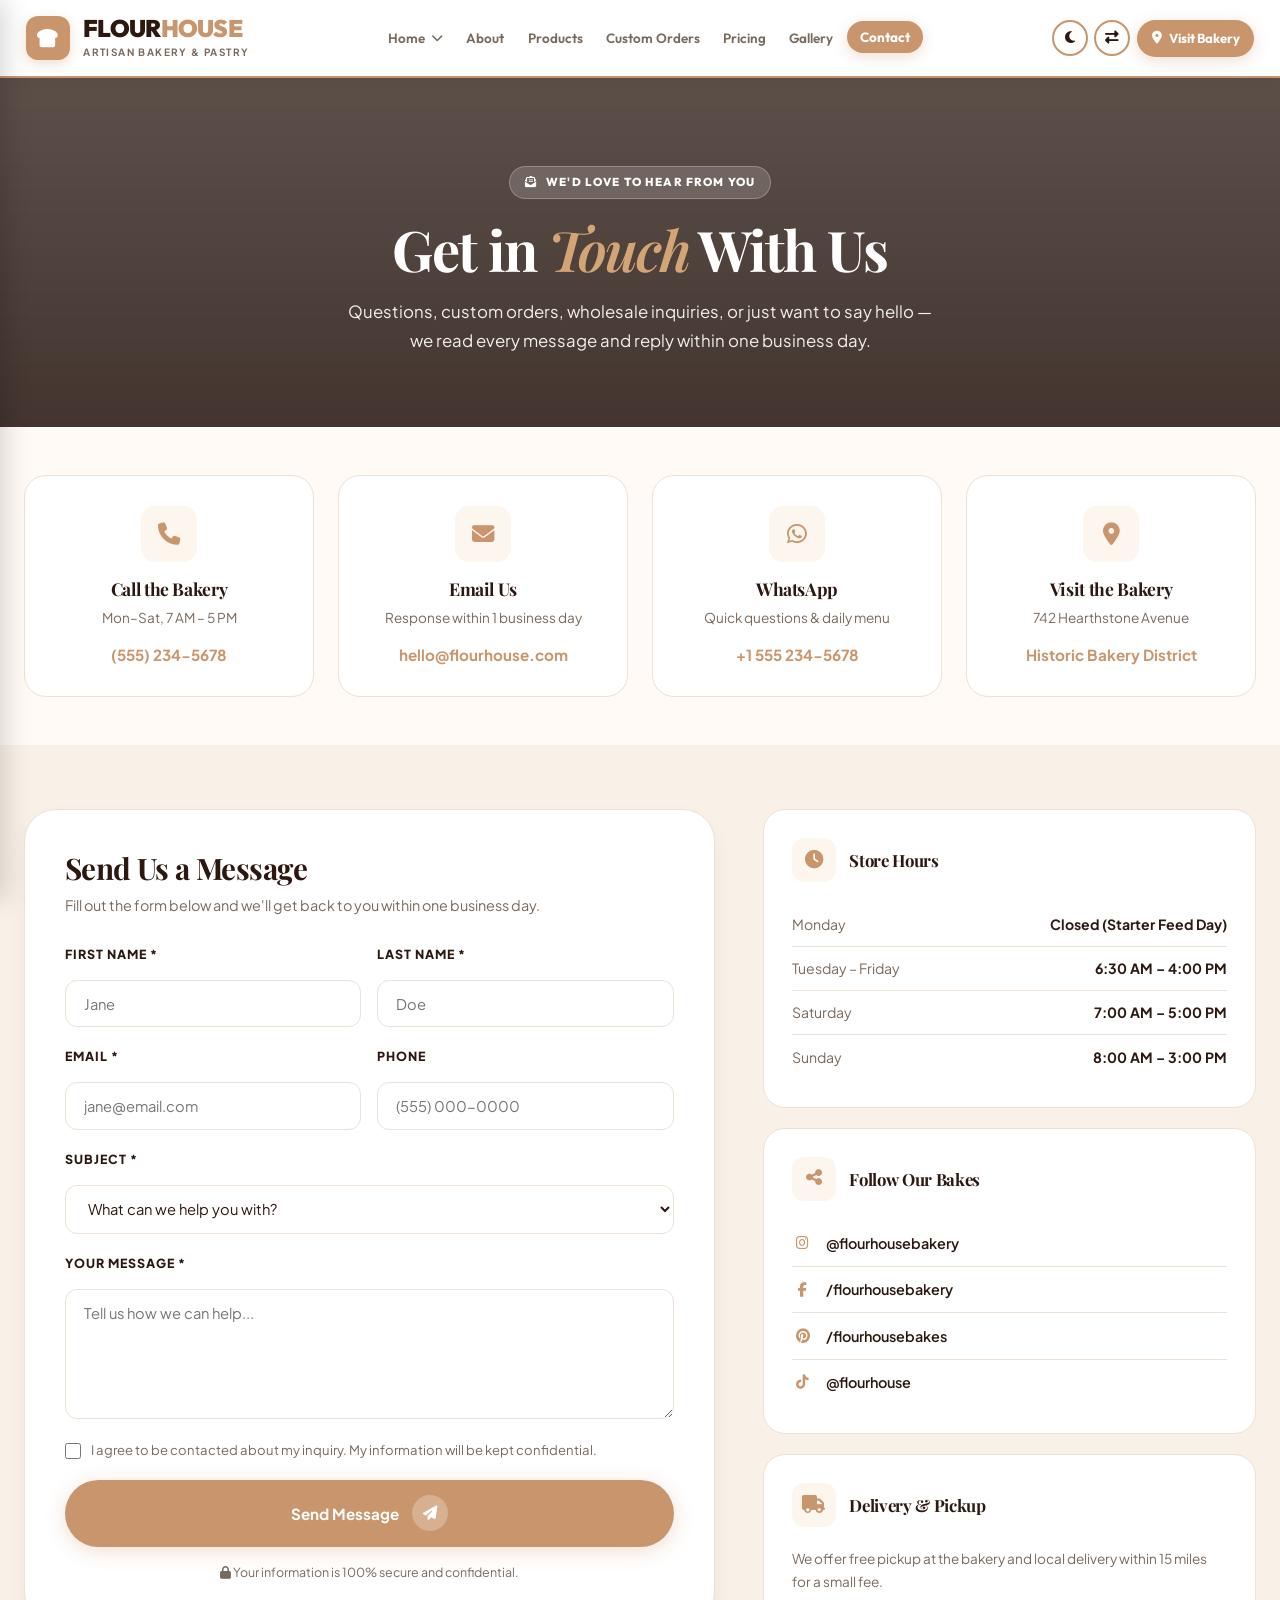
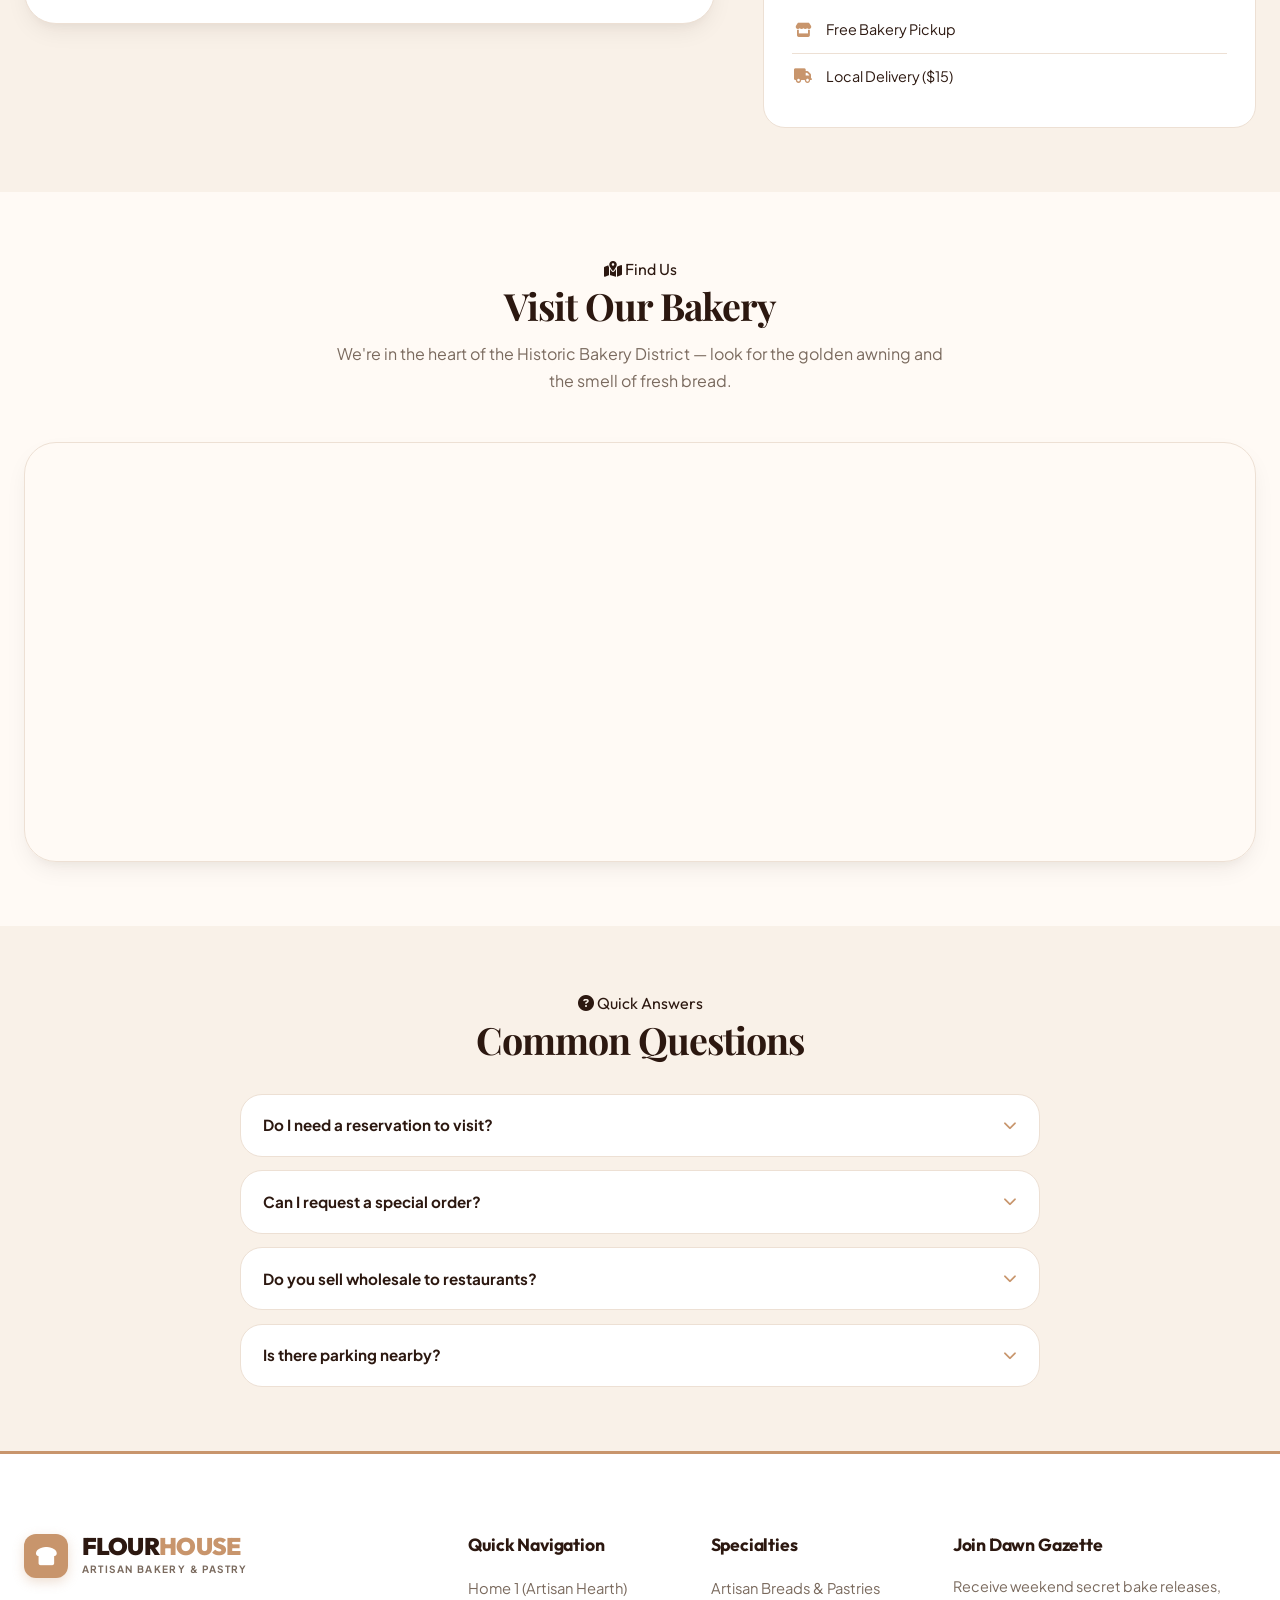
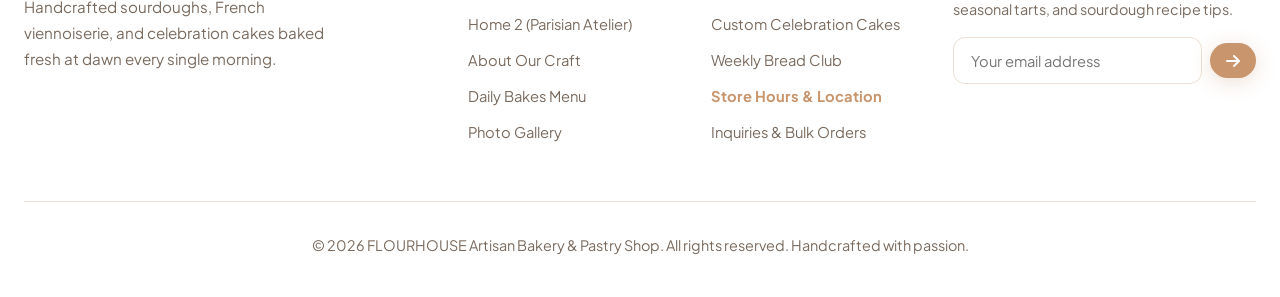
<file: contact.html>
<!DOCTYPE html>
<html lang="en" data-theme="light" dir="ltr" class="scroll-smooth">
<head>
    <meta charset="UTF-8">
    <meta name="viewport" content="width=device-width, initial-scale=1.0">
    <meta name="description" content="Contact FlourHouse Bakery – Visit our store, book custom orders, or send us a message. Open Tue–Sun from 6:30 AM.">
    <title>FLOURHOUSE | Contact & Visit</title>
    <link rel="icon" type="image/png" href="data:image/svg+xml,<svg xmlns=%22http://www.w3.org/2000/svg%22 viewBox=%220 0 100 100%22><text y=%22.9em%22 font-size=%2290%22>🥐</text></svg>" />
    <link rel="stylesheet" href="https://cdnjs.cloudflare.com/ajax/libs/font-awesome/6.5.1/css/all.min.css">
    <link rel="preconnect" href="https://fonts.googleapis.com">
    <link rel="preconnect" href="https://fonts.gstatic.com" crossorigin>
    <link href="https://fonts.googleapis.com/css2?family=Outfit:wght@400;500;600;700;800;900&family=Playfair+Display:ital,wght@0,600;0,700;1,600;1,700&family=Plus+Jakarta+Sans:wght@300;400;500;600;700;800&display=swap" rel="stylesheet">
    <link rel="stylesheet" href="style.css">
    <style>
        /* CONTACT PAGE UNIQUE STYLES */
        .contact-hero {
            padding: 5.5rem 0 4.5rem;
            background: linear-gradient(180deg, rgba(36, 20, 14, 0.74) 0%, rgba(36, 20, 14, 0.86) 100%),
                        url('https://images.unsplash.com/photo-1556910103-1c02745aae4d?q=80&w=1600&auto=format&fit=crop') center 40% / cover no-repeat;
            text-align: center;
            position: relative;
            overflow: hidden;
            color: #fff;
        }
        .contact-hero .eyebrow {
            display: inline-flex;
            align-items: center;
            gap: 0.5rem;
            background: rgba(255, 255, 255, 0.16);
            color: #fff;
            padding: 0.4rem 0.95rem;
            border-radius: 50px;
            font-size: 0.72rem;
            font-weight: 800;
            letter-spacing: 0.1em;
            text-transform: uppercase;
            margin-bottom: 1rem;
            border: 1px solid rgba(255, 255, 255, 0.25);
            backdrop-filter: blur(8px);
        }
        .contact-hero h1 {
            font-size: clamp(1.85rem, 6vw, 3.5rem);
            letter-spacing: -0.03em;
            margin-bottom: 1rem;
            color: #fff !important;
            word-wrap: break-word;
            overflow-wrap: break-word;
        }
        .contact-hero h1 em {
            font-style: italic;
            color: var(--accent-secondary) !important;
            font-weight: 600;
        }
        .contact-hero p {
            color: rgba(255, 255, 255, 0.92);
            max-width: 600px;
            margin: 0 auto;
            font-size: 1.05rem;
            line-height: 1.7;
            word-wrap: break-word;
            overflow-wrap: break-word;
        }
        /* Contact Cards */
        .contact-cards-section{padding:3rem 0;background:var(--bg-main)}
        .contact-cards{display:grid;grid-template-columns:repeat(4,1fr);gap:1.5rem}
        @media(max-width:900px){.contact-cards{grid-template-columns:repeat(2,1fr)}}
        @media(max-width:560px){.contact-cards{grid-template-columns:1fr}}
        .contact-card{background:var(--bg-card);border:1px solid var(--border-subtle);border-radius:var(--radius-lg);padding:1.85rem 1.5rem;text-align:center;transition:all .3s;position:relative;overflow:hidden}
        .contact-card::before{content:'';position:absolute;top:0;left:0;right:0;height:3px;background:var(--accent);transform:scaleX(0);transform-origin:left;transition:transform .4s}
        .contact-card:hover::before{transform:scaleX(1)}
        .contact-card:hover{transform:translateY(-5px);box-shadow:var(--shadow-hover);border-color:var(--accent)}
        .contact-icon{width:56px;height:56px;border-radius:14px;background:var(--accent-subtle);color:var(--accent);display:flex;align-items:center;justify-content:center;font-size:1.4rem;margin:0 auto 1rem}
        .contact-card h3{font-size:1.1rem;margin-bottom:.5rem}
        .contact-card p{font-size:.85rem;color:var(--text-muted);margin-bottom:.85rem;line-height:1.6}
        .contact-card a{display:block;font-weight:700;color:var(--accent);font-size:.95rem;transition:color .2s;word-break:break-word}
        .contact-card a:hover{color:var(--accent-hover)}
        /* Form + Info */
        .form-section{padding:4rem 0;background:var(--bg-alt)}
        .form-grid{display:grid;grid-template-columns:1.4fr 1fr;gap:3rem;align-items:start}
        @media(max-width:900px){.form-grid{grid-template-columns:1fr;gap:2rem}}
        .form-card{background:var(--bg-card);border:1.5px solid var(--border-subtle);border-radius:var(--radius-xl);padding:2.5rem;box-shadow:var(--shadow-card)}
        @media(max-width:640px){.form-card{padding:1.5rem 1.15rem}}
        .form-card h2{font-size:1.85rem;margin-bottom:.5rem}
        .form-card .form-sub{font-size:.9rem;color:var(--text-muted);margin-bottom:1.75rem;line-height:1.6}
        .form-group{display:flex;flex-direction:column;gap:.5rem;margin-bottom:1.25rem}
        .form-label{font-size:.78rem;font-weight:800;letter-spacing:.08em;text-transform:uppercase;color:var(--text-main)}
        .form-input,.form-select,.form-textarea{width:100%;padding:.85rem 1.1rem;border-radius:12px;border:1.5px solid var(--border-subtle);background:var(--bg-card);color:var(--text-main);font-family:'Plus Jakarta Sans',sans-serif;font-size:.92rem;outline:none;transition:border .2s}
        .form-input:focus,.form-select:focus,.form-textarea:focus{border-color:var(--accent);box-shadow:0 0 0 4px rgba(200,149,108,.1)}
        .form-textarea{resize:vertical;min-height:130px}
        .form-row{display:grid;grid-template-columns:1fr 1fr;gap:1rem}
        @media(max-width:520px){.form-row{grid-template-columns:1fr}}
        .form-submit{width:100%;justify-content:center;padding:.95rem 1.5rem;font-size:.95rem}
        .form-note{text-align:center;font-size:.78rem;color:var(--text-muted);margin-top:1rem}
        /* Info Sidebar */
        .info-sidebar{display:flex;flex-direction:column;gap:1.25rem}
        .info-card{background:var(--bg-card);border:1.5px solid var(--border-subtle);border-radius:var(--radius-lg);padding:1.75rem}
        .info-card-head{display:flex;align-items:center;gap:.85rem;margin-bottom:1.25rem}
        .info-card-icon{width:44px;height:44px;border-radius:12px;background:var(--accent-subtle);color:var(--accent);display:flex;align-items:center;justify-content:center;font-size:1.15rem;flex-shrink:0}
        .info-card h3{font-size:1.05rem;margin:0}
        .hours-row{display:flex;justify-content:space-between;padding:.65rem 0;font-size:.88rem;border-bottom:1px solid var(--border-subtle)}
        .hours-row:last-child{border-bottom:none}
        .hours-row span:first-child{color:var(--text-muted)}
        .hours-row span:last-child{font-weight:700}
        .hours-row.closed span:last-child{color:#dc2626}
        .contact-channel{display:flex;align-items:center;gap:.75rem;padding:.7rem 0;font-size:.9rem;border-bottom:1px solid var(--border-subtle)}
        .contact-channel:last-child{border-bottom:none}
        .contact-channel i{color:var(--accent);width:22px;text-align:center;flex-shrink:0}
        .contact-channel a{color:var(--text-main);font-weight:600}
        .contact-channel a:hover{color:var(--accent)}
        /* Map */
        .map-section{padding:4rem 0;background:var(--bg-main)}
        .map-wrap{border-radius:var(--radius-xl);overflow:hidden;border:1.5px solid var(--border-subtle);box-shadow:var(--shadow-card);height:420px}
        @media(max-width:640px){.map-wrap{height:280px}}
        .map-wrap iframe{width:100%;height:100%;border:0;display:block}
        /* FAQ Mini */
        .faq-section{padding:4rem 0;background:var(--bg-alt)}
        .faq-list{max-width:800px;margin:2rem auto 0;display:flex;flex-direction:column;gap:.85rem}
        .faq-item{background:var(--bg-card);border:1.5px solid var(--border-subtle);border-radius:var(--radius-lg);overflow:hidden;transition:all .3s}
        .faq-item:hover{border-color:var(--accent)}
        .faq-header{display:flex;align-items:center;justify-content:space-between;padding:1.15rem 1.35rem;cursor:pointer;gap:1rem}
        .faq-header strong{font-size:.95rem;font-weight:700;font-family:'Plus Jakarta Sans',sans-serif}
        .faq-icon{color:var(--accent);font-size:.85rem;transition:transform .3s;flex-shrink:0}
        .faq-item.open .faq-icon{transform:rotate(180deg)}
        .faq-body{max-height:0;overflow:hidden;transition:max-height .4s}
        .faq-item.open .faq-body{max-height:300px}
        .faq-body-inner{padding:0 1.35rem 1.35rem;font-size:.9rem;color:var(--text-muted);line-height:1.7}
    </style>
</head>
<body>

<header class="navbar-container">
    <div class="container navbar-flex">
        <a href="index.html" class="logo">
            <div class="logo-badge"><i class="fas fa-bread-slice"></i></div>
            <div class="logo-text-block"><span class="logo-title">FLOUR<span>HOUSE</span></span><span class="logo-sub">ARTISAN BAKERY & PASTRY</span></div>
        </a>
        <nav class="desktop-nav">
            <div class="home-dropdown" id="home-dropdown">
                <button class="home-pill-btn" onclick="toggleDropdown()">Home <i class="fas fa-chevron-down" id="dropdown-chevron" style="font-size:.75rem"></i></button>
                <div class="dropdown-menu" id="dropdown-menu"><a href="index.html" class="dropdown-item">Home 1</a><a href="home2.html" class="dropdown-item">Home 2</a></div>
            </div>
            <a href="about.html" class="nav-link">About</a>
            <a href="product.html" class="nav-link">Products</a>
            <a href="custom.html" class="nav-link">Custom Orders</a>
            <a href="pricing.html" class="nav-link">Pricing</a>
            <a href="gallery.html" class="nav-link">Gallery</a>
            <a href="contact.html" class="nav-link active">Contact</a>
        </nav>
        <div class="navbar-right">
            <button class="circle-btn" id="theme-btn"><i class="fas fa-moon" id="theme-icon"></i></button>
            <button class="circle-btn" id="rtl-btn"><i class="fas fa-exchange-alt"></i></button>
            <a href="contact.html" class="visit-store-btn"><i class="fas fa-map-marker-alt"></i> Visit Bakery</a>
        </div>
        <button class="mobile-toggle" id="open-drawer"><i class="fas fa-bars"></i></button>
    </div>
</header>
<div class="mobile-backdrop" id="mobile-backdrop"></div>
<div class="mobile-drawer" id="mobile-drawer">
    <div class="mobile-menu-header">
        <div class="logo"><div class="logo-badge"><i class="fas fa-bread-slice"></i></div><div class="logo-text-block"><span class="logo-title">FLOUR<span>HOUSE</span></span><span class="logo-sub">BAKERY & PASTRY</span></div></div>
        <button id="close-drawer" style="background:none;border:none;font-size:1.5rem;color:var(--text-main);cursor:pointer"><i class="fas fa-times"></i></button>
    </div>
    <div style="background:var(--accent-subtle);border:1.5px solid var(--accent);padding:.85rem;border-radius:14px;margin-bottom:1.5rem">
        <span style="font-size:.75rem;font-weight:800;color:var(--accent);text-transform:uppercase;display:block;margin-bottom:.5rem">Select Homepage:</span>
        <div style="display:flex;gap:.5rem">
            <a href="index.html" style="flex:1;text-align:center;background:var(--bg-card);color:var(--text-main);border:1px solid var(--border-subtle);padding:.5rem;border-radius:8px;font-weight:700;font-size:.85rem">Home 1</a>
            <a href="home2.html" style="flex:1;text-align:center;background:var(--bg-card);color:var(--text-main);border:1px solid var(--border-subtle);padding:.5rem;border-radius:8px;font-weight:700;font-size:.85rem">Home 2</a>
        </div>
    </div>
    <ul class="mobile-links">
        <li><a href="about.html" class="mobile-link-item" onclick="closeDrawer()">About</a></li>
        <li><a href="product.html" class="mobile-link-item" onclick="closeDrawer()">Products</a></li>
        <li><a href="custom.html" class="mobile-link-item" onclick="closeDrawer()">Custom Orders</a></li>
        <li><a href="pricing.html" class="mobile-link-item" onclick="closeDrawer()">Pricing</a></li>
        <li><a href="gallery.html" class="mobile-link-item" onclick="closeDrawer()">Gallery</a></li>
        <li><a href="contact.html" class="mobile-link-item active" onclick="closeDrawer()">Contact</a></li>
    </ul>
    <div style="display:flex;flex-direction:column;gap:.75rem;border-top:1px solid var(--border-subtle);padding-top:1.5rem">
        <button onclick="toggleTheme()" class="btn-secondary" style="width:100%;justify-content:center"><i class="fas fa-adjust"></i> Dark / Light Mode</button>
        <button onclick="toggleDirection()" class="btn-secondary" style="width:100%;justify-content:center"><i class="fas fa-exchange-alt"></i> Toggle RTL</button>
        <a href="contact.html" class="visit-store-btn" onclick="closeDrawer()" style="width:100%;justify-content:center"><i class="fas fa-map-marker-alt"></i> Visit Bakery</a>
    </div>
</div>

<!-- HERO -->
<section class="contact-hero">
    <div class="container">
        <span class="eyebrow"><i class="fas fa-envelope-open-text"></i> We'd Love to Hear From You</span>
        <h1>Get in <em>Touch</em> With Us</h1>
        <p>Questions, custom orders, wholesale inquiries, or just want to say hello — we read every message and reply within one business day.</p>
    </div>
</section>

<!-- CONTACT CARDS -->
<section class="contact-cards-section">
    <div class="container">
        <div class="contact-cards">
            <div class="contact-card">
                <div class="contact-icon"><i class="fas fa-phone"></i></div>
                <h3>Call the Bakery</h3>
                <p>Mon–Sat, 7 AM – 5 PM</p>
                <a href="tel:+15552345678">(555) 234-5678</a>
            </div>
            <div class="contact-card">
                <div class="contact-icon"><i class="fas fa-envelope"></i></div>
                <h3>Email Us</h3>
                <p>Response within 1 business day</p>
                <a href="mailto:hello@flourhouse.com">hello@flourhouse.com</a>
            </div>
            <div class="contact-card">
                <div class="contact-icon"><i class="fab fa-whatsapp"></i></div>
                <h3>WhatsApp</h3>
                <p>Quick questions & daily menu</p>
                <a href="https://wa.me/15552345678" target="_blank">+1 555 234-5678</a>
            </div>
            <div class="contact-card">
                <div class="contact-icon"><i class="fas fa-map-marker-alt"></i></div>
                <h3>Visit the Bakery</h3>
                <p>742 Hearthstone Avenue</p>
                <a href="#map">Historic Bakery District</a>
            </div>
        </div>
    </div>
</section>

<!-- FORM + INFO -->
<section class="form-section">
    <div class="container">
        <div class="form-grid">
            <!-- Form -->
            <div class="form-card">
                <h2>Send Us a Message</h2>
                <p class="form-sub">Fill out the form below and we'll get back to you within one business day.</p>
                <form id="contact-form" onsubmit="submitContact(event)">
                    <div class="form-row">
                        <div class="form-group">
                            <label class="form-label">First Name *</label>
                            <input type="text" class="form-input" placeholder="Jane" required>
                        </div>
                        <div class="form-group">
                            <label class="form-label">Last Name *</label>
                            <input type="text" class="form-input" placeholder="Doe" required>
                        </div>
                    </div>
                    <div class="form-row">
                        <div class="form-group">
                            <label class="form-label">Email *</label>
                            <input type="email" class="form-input" placeholder="jane@email.com" required>
                        </div>
                        <div class="form-group">
                            <label class="form-label">Phone</label>
                            <input type="tel" class="form-input" placeholder="(555) 000-0000">
                        </div>
                    </div>
                    <div class="form-group">
                        <label class="form-label">Subject *</label>
                        <select class="form-input" required>
                            <option value="" disabled selected>What can we help you with?</option>
                            <option>Custom Cake Order</option>
                            <option>Weekly Bread Club</option>
                            <option>Wholesale Inquiry</option>
                            <option>Event Catering</option>
                            <option>General Question</option>
                            <option>Feedback</option>
                        </select>
                    </div>
                    <div class="form-group">
                        <label class="form-label">Your Message *</label>
                        <textarea class="form-textarea" placeholder="Tell us how we can help..." required></textarea>
                    </div>
                    <div class="form-group" style="flex-direction:row;align-items:flex-start;gap:.65rem">
                        <input type="checkbox" id="consent" style="margin-top:.25rem;width:16px;height:16px;accent-color:var(--accent)" required>
                        <label for="consent" style="font-size:.82rem;color:var(--text-muted);line-height:1.6">I agree to be contacted about my inquiry. My information will be kept confidential.</label>
                    </div>
                    <button type="submit" class="btn-primary form-submit">
                        <span>Send Message</span>
                        <div class="btn-icon-capsule"><i class="fas fa-paper-plane"></i></div>
                    </button>
                    <p class="form-note"><i class="fas fa-lock"></i> Your information is 100% secure and confidential.</p>
                </form>
            </div>
            <!-- Info Sidebar -->
            <div class="info-sidebar">
                <div class="info-card">
                    <div class="info-card-head">
                        <div class="info-card-icon"><i class="fas fa-clock"></i></div>
                        <h3>Store Hours</h3>
                    </div>
                    <div class="hours-row"><span>Monday</span><span class="closed">Closed (Starter Feed Day)</span></div>
                    <div class="hours-row"><span>Tuesday – Friday</span><span>6:30 AM – 4:00 PM</span></div>
                    <div class="hours-row"><span>Saturday</span><span>7:00 AM – 5:00 PM</span></div>
                    <div class="hours-row"><span>Sunday</span><span>8:00 AM – 3:00 PM</span></div>
                </div>
                <div class="info-card">
                    <div class="info-card-head">
                        <div class="info-card-icon"><i class="fas fa-share-alt"></i></div>
                        <h3>Follow Our Bakes</h3>
                    </div>
                    <div class="contact-channel"><i class="fab fa-instagram"></i><a href="#">@flourhousebakery</a></div>
                    <div class="contact-channel"><i class="fab fa-facebook-f"></i><a href="#">/flourhousebakery</a></div>
                    <div class="contact-channel"><i class="fab fa-pinterest"></i><a href="#">/flourhousebakes</a></div>
                    <div class="contact-channel"><i class="fab fa-tiktok"></i><a href="#">@flourhouse</a></div>
                </div>
                <div class="info-card">
                    <div class="info-card-head">
                        <div class="info-card-icon"><i class="fas fa-truck"></i></div>
                        <h3>Delivery & Pickup</h3>
                    </div>
                    <p style="font-size:.85rem;color:var(--text-muted);line-height:1.7;margin-bottom:.85rem">We offer free pickup at the bakery and local delivery within 15 miles for a small fee.</p>
                    <div class="contact-channel"><i class="fas fa-store"></i><span>Free Bakery Pickup</span></div>
                    <div class="contact-channel"><i class="fas fa-truck"></i><span>Local Delivery ($15)</span></div>
                </div>
            </div>
        </div>
    </div>
</section>

<!-- MAP -->
<section class="map-section" id="map">
    <div class="container">
        <div class="section-head-center" style="text-align:center;max-width:620px;margin:0 auto 3rem">
            <span class="eyebrow"><i class="fas fa-map-marked-alt"></i> Find Us</span>
            <h2 class="section-title-main" style="font-size:clamp(1.75rem,3.5vw,2.35rem);letter-spacing:-.025em;margin-bottom:.75rem">Visit Our Bakery</h2>
            <p style="color:var(--text-muted);font-size:1rem;line-height:1.7">We're in the heart of the Historic Bakery District — look for the golden awning and the smell of fresh bread.</p>
        </div>
        <div class="map-wrap">
            <iframe
                src="https://www.google.com/maps/embed?pb=!1m18!1m12!1m3!1d3022.621491866873!2d-73.99717168459411!3d40.72666297933083!2m3!1f0!2f0!3f0!3m2!1i1024!2i768!4f13.1!3m3!1m2!1s0x89c2598e6d5f4e0d%3A0x8b1c2c0d0b0c0b0c!2s742%20Hearthstone%20Ave!5e0!3m2!1sen!2sus!4v1700000000000!5m2!1sen!2sus"
                allowfullscreen="" loading="lazy" title="FlourHouse Bakery Location">
            </iframe>
        </div>
    </div>
</section>

<!-- FAQ -->
<section class="faq-section">
    <div class="container">
        <div style="text-align:center;max-width:620px;margin:0 auto 2rem">
            <span class="eyebrow"><i class="fas fa-question-circle"></i> Quick Answers</span>
            <h2 style="font-size:clamp(1.75rem,3.5vw,2.35rem);letter-spacing:-.025em;margin-bottom:.75rem">Common Questions</h2>
        </div>
        <div class="faq-list">
            <div class="faq-item" onclick="this.classList.toggle('open')">
                <div class="faq-header"><strong>Do I need a reservation to visit?</strong><i class="fas fa-chevron-down faq-icon"></i></div>
                <div class="faq-body"><div class="faq-body-inner">No reservation needed — walk-ins are always welcome. Our busiest hours are Saturday mornings, so if you want to avoid the queue, visit on weekdays before 10 AM.</div></div>
            </div>
            <div class="faq-item" onclick="this.classList.toggle('open')">
                <div class="faq-header"><strong>Can I request a special order?</strong><i class="fas fa-chevron-down faq-icon"></i></div>
                <div class="faq-body"><div class="faq-body-inner">Absolutely. Use the form above to describe what you're looking for, or email us at hello@flourhouse.com. Custom cakes require 2–3 weeks advance notice.</div></div>
            </div>
            <div class="faq-item" onclick="this.classList.toggle('open')">
                <div class="faq-header"><strong>Do you sell wholesale to restaurants?</strong><i class="fas fa-chevron-down faq-icon"></i></div>
                <div class="faq-body"><div class="faq-body-inner">Yes! We supply fresh bread and pastries to several local cafés and restaurants. Email us with your weekly volume and delivery address for a wholesale quote.</div></div>
            </div>
            <div class="faq-item" onclick="this.classList.toggle('open')">
                <div class="faq-header"><strong>Is there parking nearby?</strong><i class="fas fa-chevron-down faq-icon"></i></div>
                <div class="faq-body"><div class="faq-body-inner">Yes — free 2-hour street parking is available on Hearthstone Avenue, plus a public lot one block away on Baker Street. We also have bike racks out front.</div></div>
            </div>
        </div>
    </div>
</section>

<!-- FOOTER -->
<footer class="footer">
    <div class="container">
        <div class="footer-grid">
            <div>
                <a href="index.html" class="logo" style="margin-bottom:1rem;display:inline-flex">
                    <div class="logo-badge"><i class="fas fa-bread-slice"></i></div>
                    <div class="logo-text-block"><span class="logo-title">FLOUR<span>HOUSE</span></span><span class="logo-sub">ARTISAN BAKERY & PASTRY</span></div>
                </a>
                <p style="color:var(--text-muted);font-size:.95rem;line-height:1.7;max-width:320px">Handcrafted sourdoughs, French viennoiserie, and celebration cakes baked fresh at dawn every single morning.</p>
            </div>
            <div>
                <h4>Quick Navigation</h4>
                <ul>
                    <li><a href="index.html">Home 1 (Artisan Hearth)</a></li>
                    <li><a href="home2.html">Home 2 (Parisian Atelier)</a></li>
                    <li><a href="about.html">About Our Craft</a></li>
                    <li><a href="product.html">Daily Bakes Menu</a></li>
                    <li><a href="gallery.html">Photo Gallery</a></li>
                </ul>
            </div>
            <div>
                <h4>Specialties</h4>
                <ul>
                    <li><a href="product.html">Artisan Breads & Pastries</a></li>
                    <li><a href="custom.html">Custom Celebration Cakes</a></li>
                    <li><a href="pricing.html">Weekly Bread Club</a></li>
                    <li><a href="contact.html" style="color:var(--accent);font-weight:700">Store Hours & Location</a></li>
                    <li><a href="contact.html">Inquiries & Bulk Orders</a></li>
                </ul>
            </div>
            <div>
                <h4>Join Dawn Gazette</h4>
                <p style="color:var(--text-muted);font-size:.9rem;margin-bottom:1rem">Receive weekend secret bake releases, seasonal tarts, and sourdough recipe tips.</p>
                <form onsubmit="handleGazetteSubmit(event)" style="display:flex;gap:.5rem">
                    <input type="email" placeholder="Your email address" class="form-input" required>
                    <button type="submit" class="btn-primary" style="padding:.6rem 1rem"><i class="fas fa-arrow-right"></i></button>
                </form>
            </div>
        </div>
        <div class="footer-copyright">© 2026 FLOURHOUSE Artisan Bakery & Pastry Shop. All rights reserved. Handcrafted with passion.</div>
    </div>
</footer>

<div class="toast-msg" id="toast-msg">
    <i class="fas fa-check-circle" style="color:var(--accent);font-size:1.25rem"></i>
    <span id="toast-text">Welcome!</span>
</div>

<script>
    function toggleDropdown(){const dd=document.getElementById('home-dropdown');if(dd){dd.classList.toggle('active');const btn=dd.querySelector('.home-pill-btn');if(btn)btn.setAttribute('aria-expanded',dd.classList.contains('active')?'true':'false');}}
    document.addEventListener('click',function(e){const dd=document.getElementById('home-dropdown');if(dd&&!dd.contains(e.target)){dd.classList.remove('active');const btn=dd.querySelector('.home-pill-btn');if(btn)btn.setAttribute('aria-expanded','false');}});
    const drawer=document.getElementById('mobile-drawer'),backdrop=document.getElementById('mobile-backdrop');
    if(document.getElementById('open-drawer'))document.getElementById('open-drawer').onclick=()=>{drawer.classList.add('active');backdrop.classList.add('active');};
    if(document.getElementById('close-drawer'))document.getElementById('close-drawer').onclick=()=>{drawer.classList.remove('active');backdrop.classList.remove('active');};
    if(backdrop)backdrop.onclick=()=>{drawer.classList.remove('active');backdrop.classList.remove('active');};
    function closeDrawer(){if(drawer)drawer.classList.remove('active');if(backdrop)backdrop.classList.remove('active');}
    function toggleTheme(){const h=document.documentElement;const n=(h.getAttribute('data-theme')||'light')==='dark'?'light':'dark';h.setAttribute('data-theme',n);localStorage.setItem('fh_theme',n);updateThemeIcon(n);showToast('Switched to '+n.toUpperCase()+' mode');}
    function updateThemeIcon(t){const i=document.getElementById('theme-icon');if(i)i.className=t==='dark'?'fas fa-sun':'fas fa-moon';}
    function toggleDirection(){const h=document.documentElement;const n=(h.getAttribute('dir')||'ltr')==='rtl'?'ltr':'rtl';h.setAttribute('dir',n);localStorage.setItem('fh_dir',n);showToast('Direction set to '+n.toUpperCase());}
    (function(){const t=localStorage.getItem('fh_theme');if(t){document.documentElement.setAttribute('data-theme',t);updateThemeIcon(t);}const d=localStorage.getItem('fh_dir');if(d)document.documentElement.setAttribute('dir',d);})();
    function showToast(m){const t=document.getElementById('toast-msg'),x=document.getElementById('toast-text');if(x)x.textContent=m;if(t){t.classList.add('show');setTimeout(()=>t.classList.remove('show'),3200);}}
    function handleGazetteSubmit(e){e.preventDefault();showToast('Welcome to the Dawn Gazette!');e.target.reset();}
    document.getElementById('theme-btn').onclick=toggleTheme;
    document.getElementById('rtl-btn').onclick=toggleDirection;

    // Contact form
    function submitContact(e){
        e.preventDefault();
        const btn=e.target.querySelector('button[type="submit"]');
        const orig=btn.innerHTML;
        btn.innerHTML='<i class="fas fa-spinner fa-spin"></i> Sending...';
        btn.disabled=true;
        setTimeout(()=>{
            btn.innerHTML='<i class="fas fa-check"></i> Message Sent!';
            btn.style.background='linear-gradient(135deg,#22c55e,#16a34a)';
            showToast('Thank you! We\'ll reply within one business day.');
            setTimeout(()=>{
                btn.innerHTML=orig;btn.style.background='';btn.disabled=false;
                e.target.reset();
            },2500);
        },1500);
    }
</script>

</body>
</html>
</file>
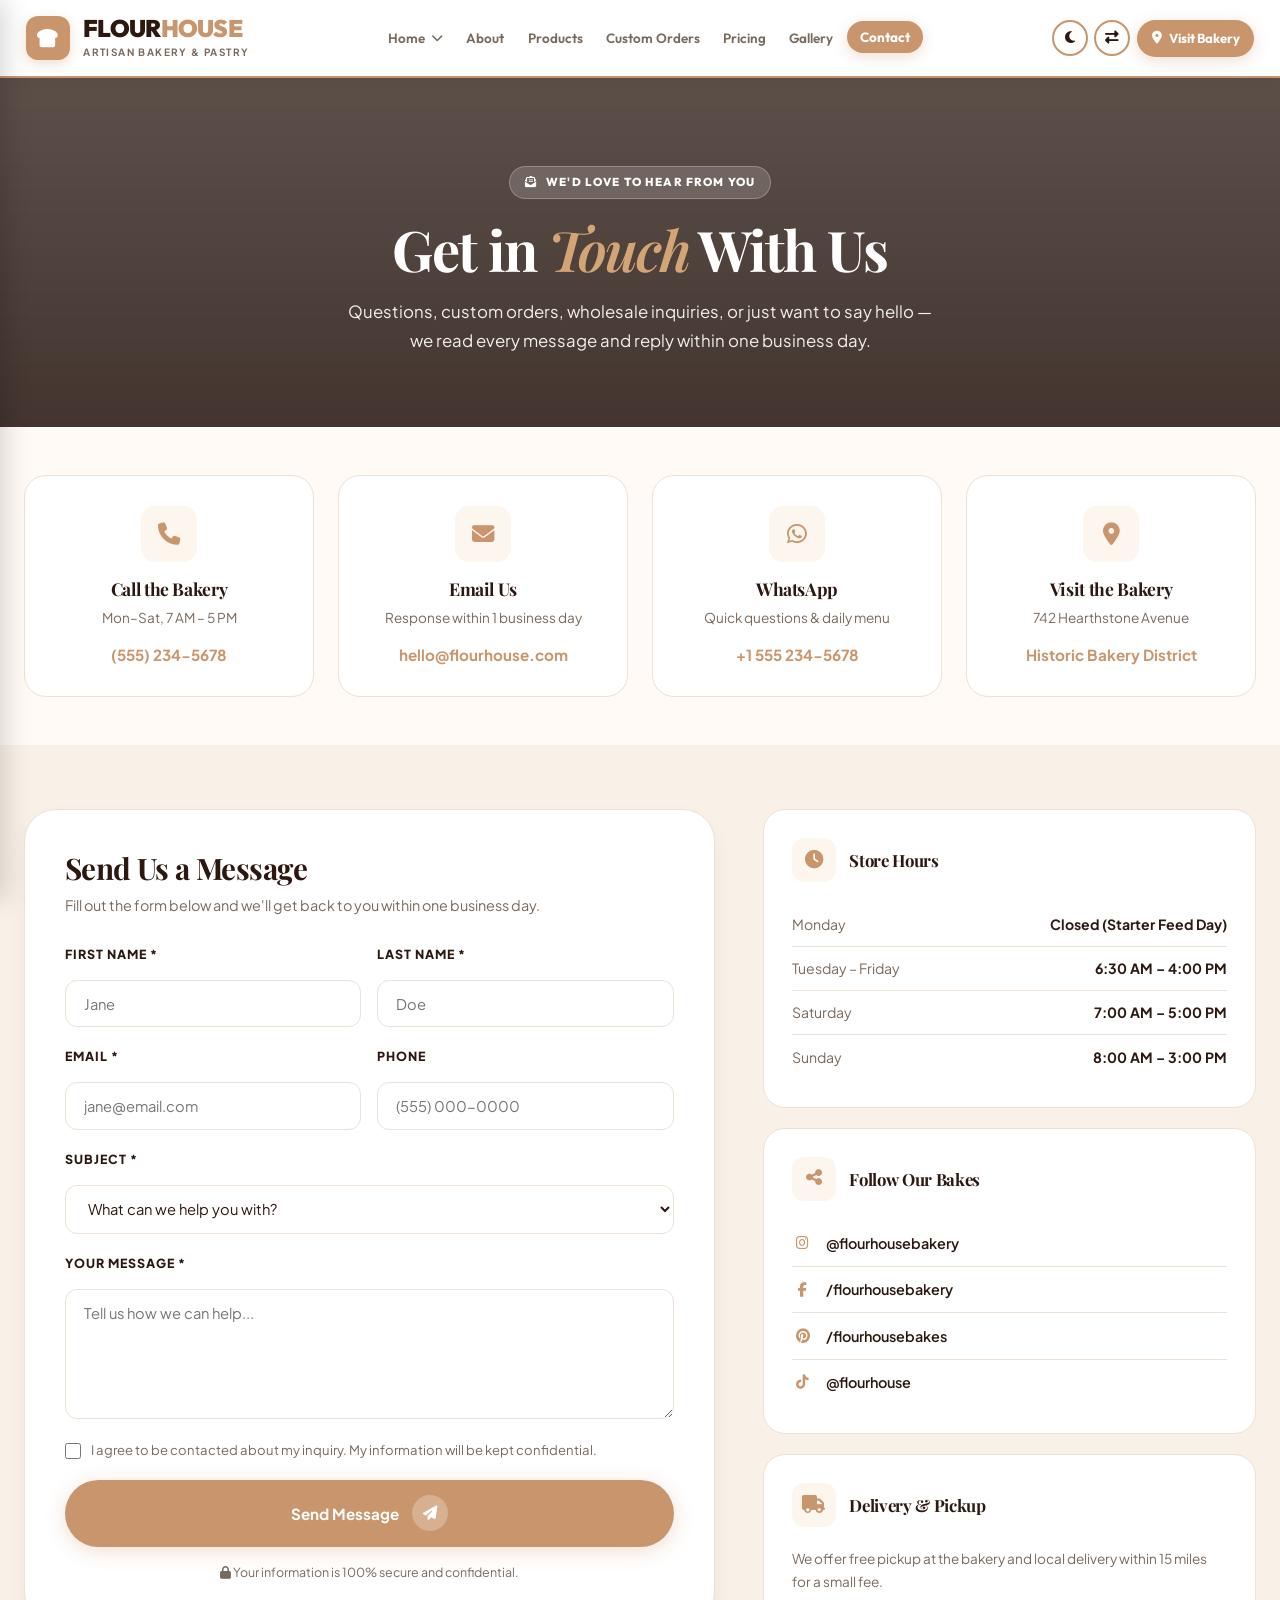
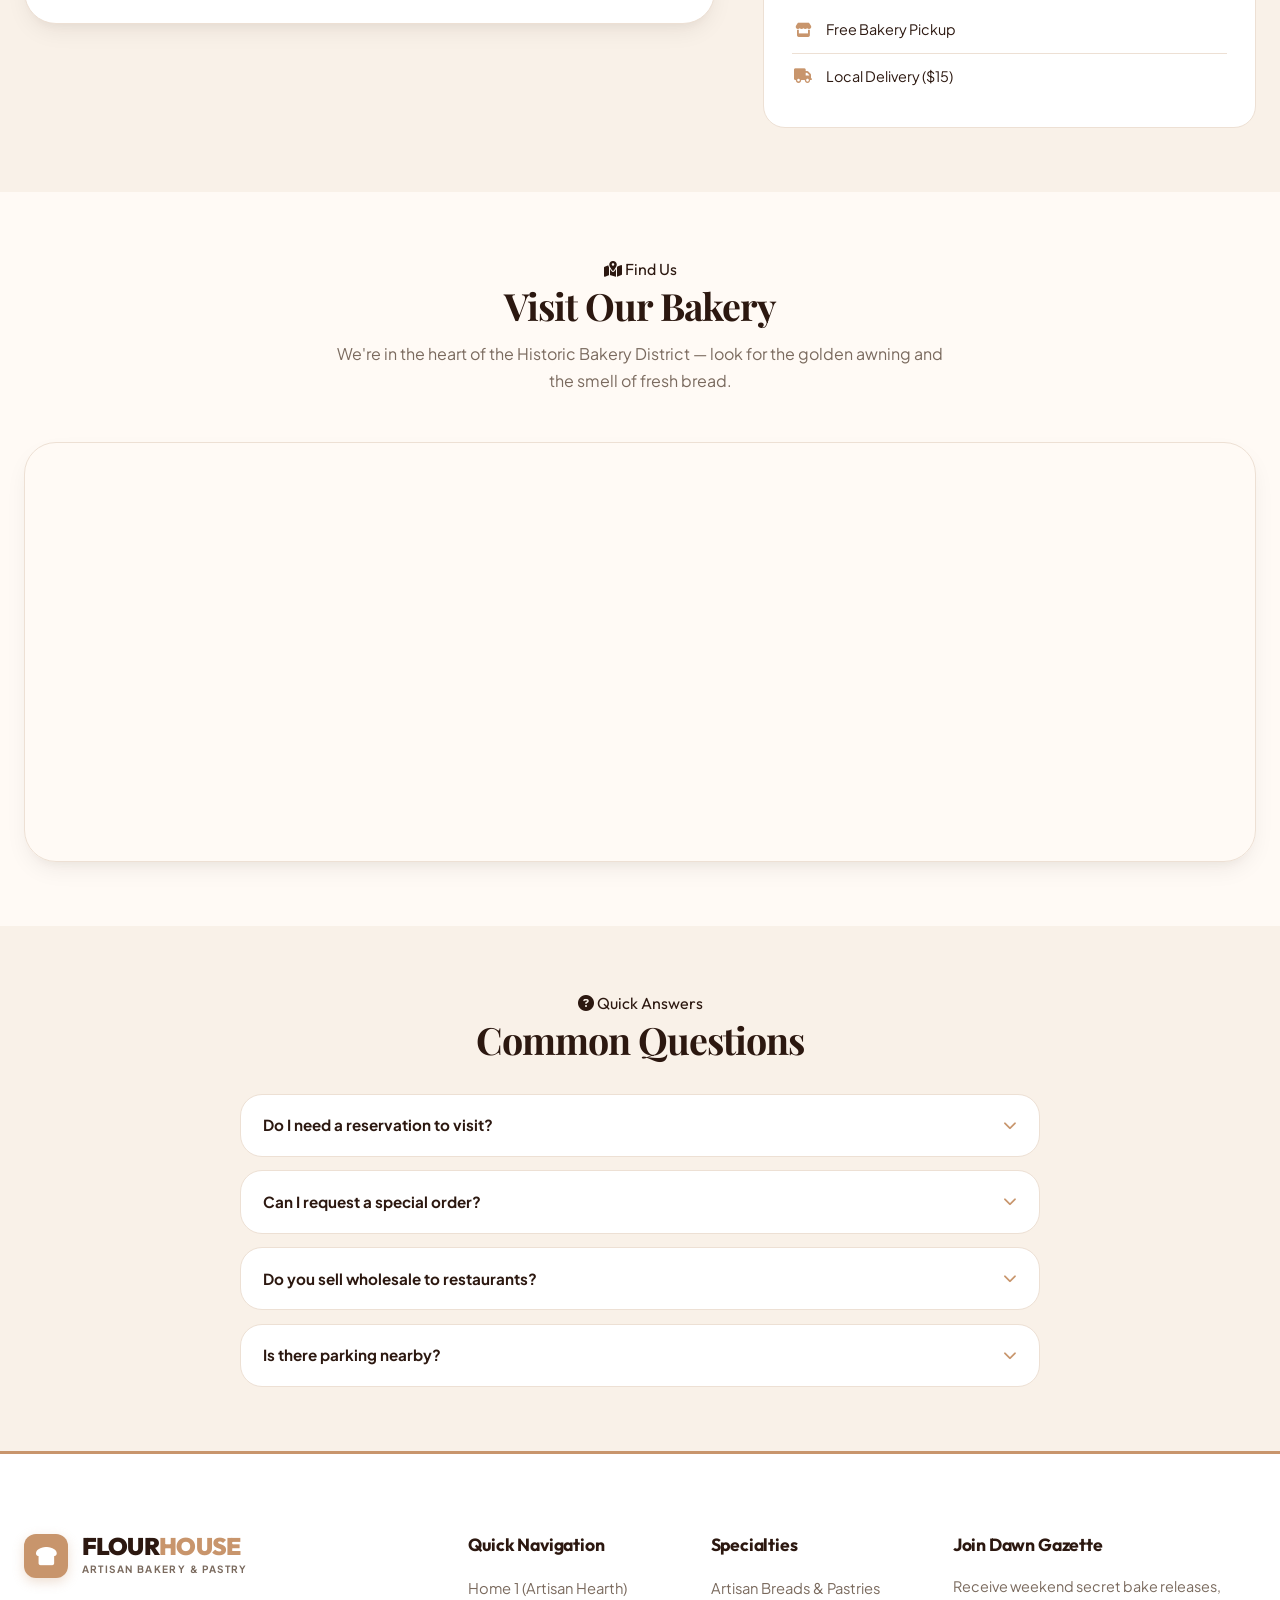
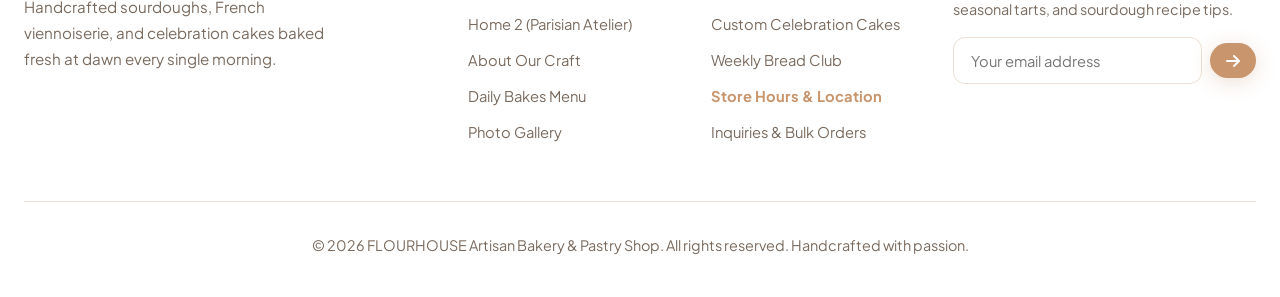
<file: contacy.html>
<!DOCTYPE html>
<html lang="en">
<head>
    <meta charset="UTF-8">
    <meta http-equiv="refresh" content="0; url=contact.html">
    <title>Redirecting to Contact...</title>
    <script>window.location.href = "contact.html";</script>
</head>
<body style="font-family: sans-serif; text-align: center; padding: 50px;">
    <p>Redirecting to <a href="contact.html">contact.html</a>...</p>
</body>
</html>
</file>
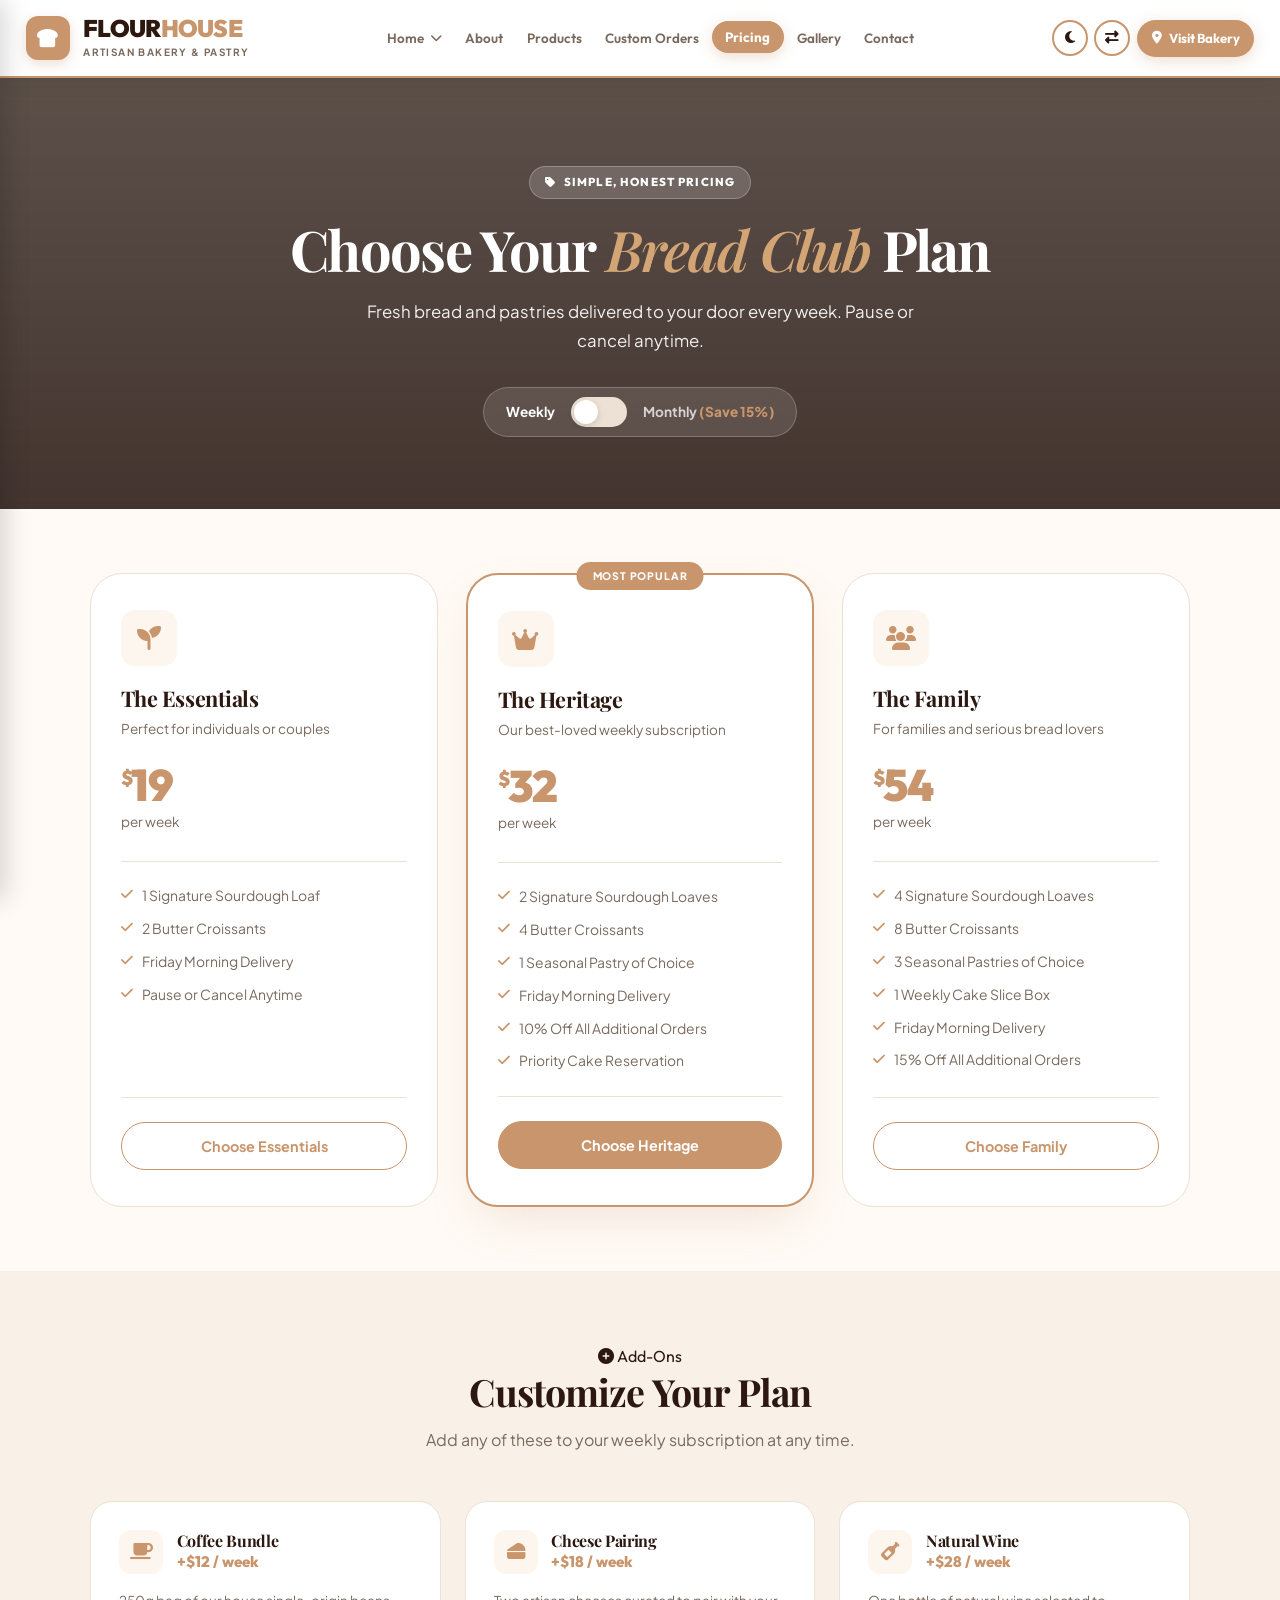
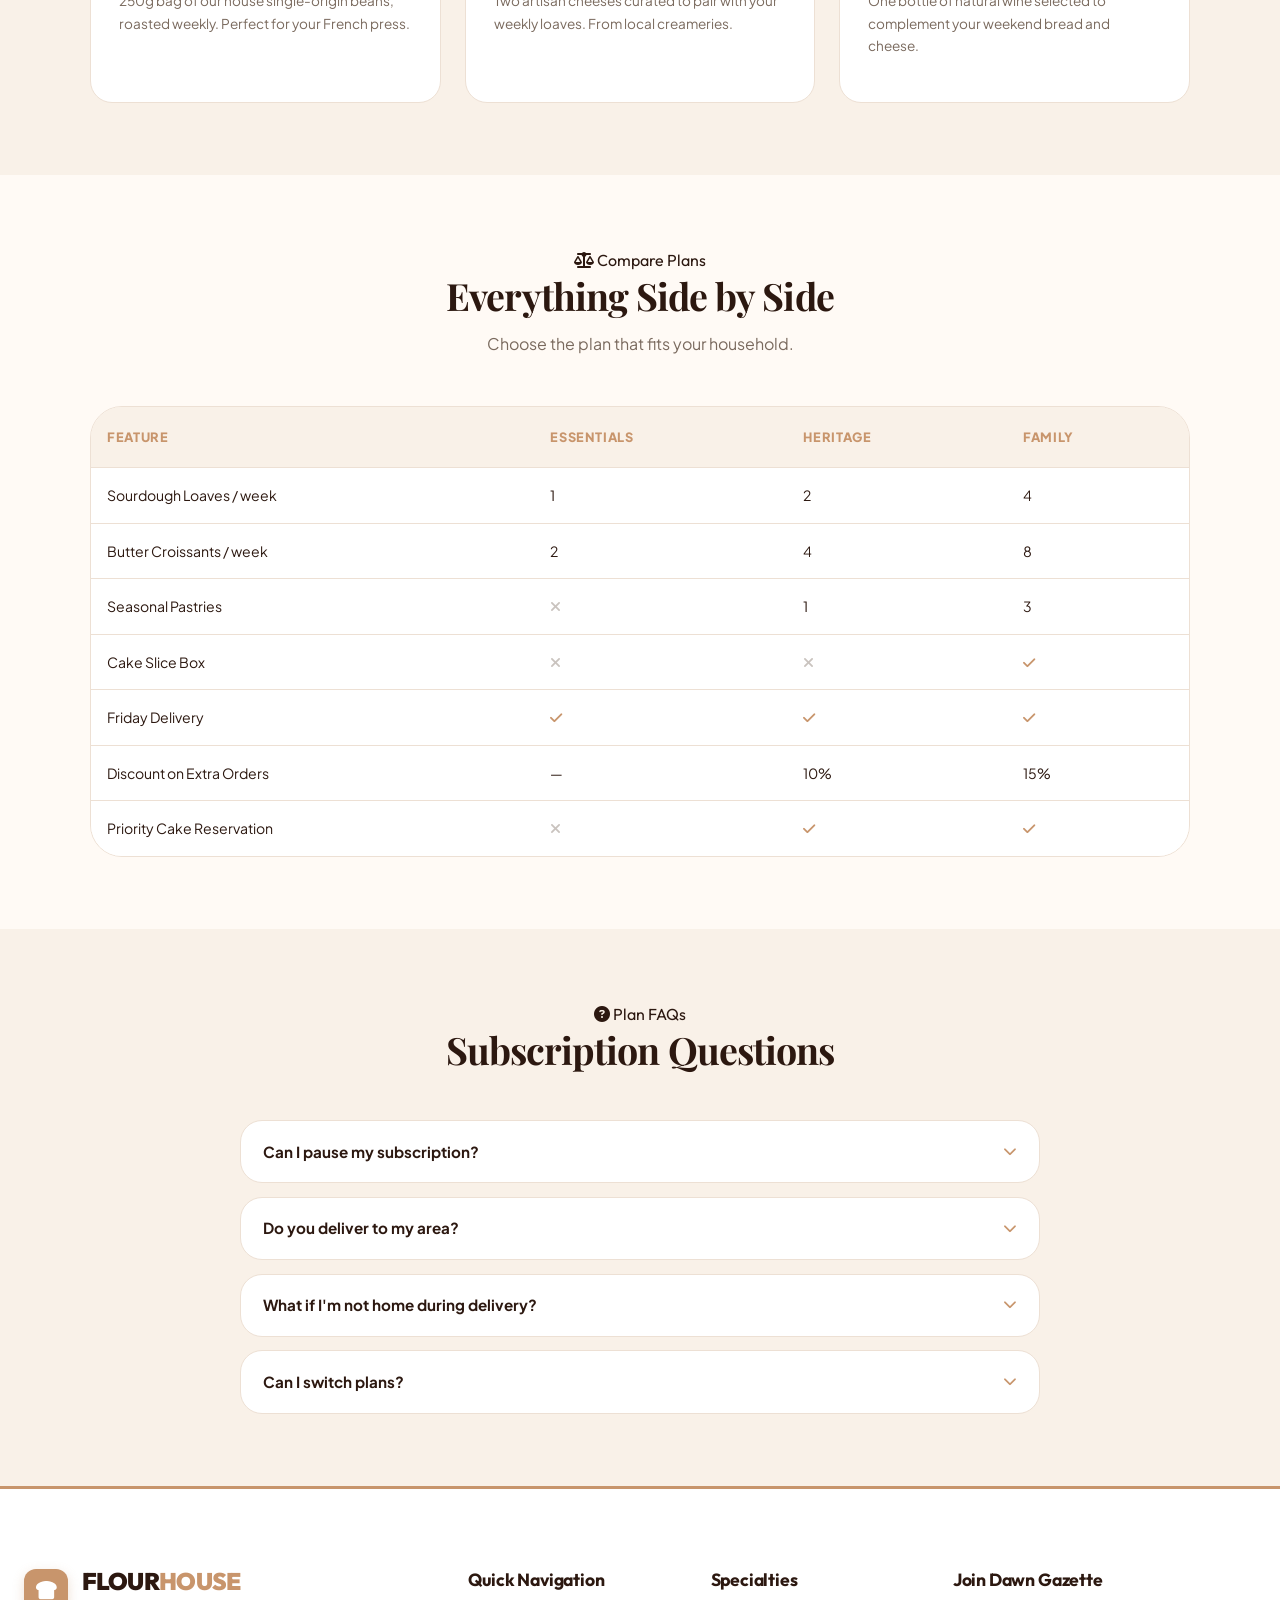
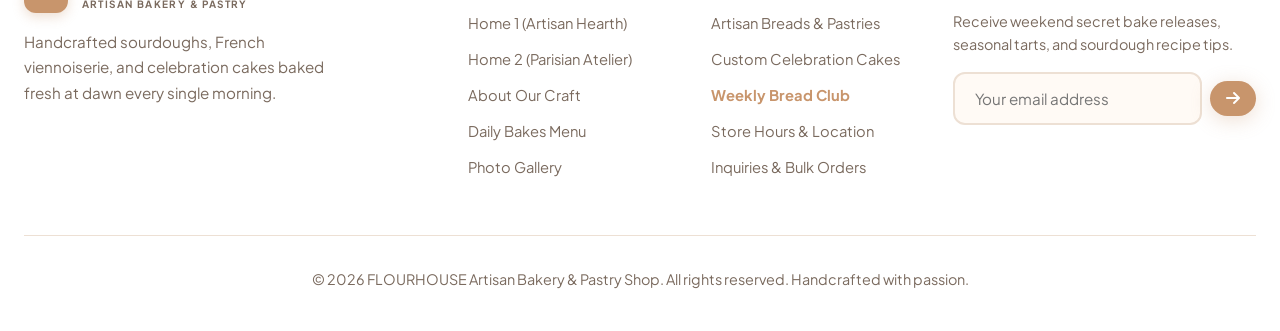
<file: pricing.html>
<!DOCTYPE html>
<html lang="en" data-theme="light" dir="ltr" class="scroll-smooth">
<head>
    <meta charset="UTF-8">
    <meta name="viewport" content="width=device-width, initial-scale=1.0">
    <meta name="description" content="FlourHouse Pricing – Bread Club subscriptions, celebration cake packages, and wholesale options.">
    <title>FLOURHOUSE | Pricing & Plans</title>
    <link rel="icon" type="image/png" href="data:image/svg+xml,<svg xmlns=%22http://www.w3.org/2000/svg%22 viewBox=%220 0 100 100%22><text y=%22.9em%22 font-size=%2290%22>🥐</text></svg>" />
    <link rel="stylesheet" href="https://cdnjs.cloudflare.com/ajax/libs/font-awesome/6.5.1/css/all.min.css">
    <link rel="preconnect" href="https://fonts.googleapis.com">
    <link rel="preconnect" href="https://fonts.gstatic.com" crossorigin>
    <link href="https://fonts.googleapis.com/css2?family=Outfit:wght@400;500;600;700;800;900&family=Playfair+Display:ital,wght@0,600;0,700;1,600;1,700&family=Plus+Jakarta+Sans:wght@300;400;500;600;700;800&display=swap" rel="stylesheet">
    <link rel="stylesheet" href="style.css">
    <style>
        /* PRICING PAGE UNIQUE STYLES */
        .pricing-hero {
            padding: 5.5rem 0 4.5rem;
            background: linear-gradient(180deg, rgba(36, 20, 14, 0.74) 0%, rgba(36, 20, 14, 0.86) 100%),
                        url('https://images.unsplash.com/photo-1535920527002-b35e96722eb9?q=80&w=1600&auto=format&fit=crop') center 30% / cover no-repeat;
            text-align: center;
            position: relative;
            overflow: hidden;
            color: #fff;
        }
        .pricing-hero .eyebrow {
            display: inline-flex;
            align-items: center;
            gap: 0.5rem;
            background: rgba(255, 255, 255, 0.16);
            color: #fff;
            padding: 0.4rem 0.95rem;
            border-radius: 50px;
            font-size: 0.72rem;
            font-weight: 800;
            letter-spacing: 0.1em;
            text-transform: uppercase;
            margin-bottom: 1rem;
            border: 1px solid rgba(255, 255, 255, 0.25);
            backdrop-filter: blur(8px);
        }
        .pricing-hero h1 {
            font-size: clamp(1.85rem, 6vw, 3.5rem);
            letter-spacing: -0.03em;
            margin-bottom: 1rem;
            color: #fff !important;
            word-wrap: break-word;
            overflow-wrap: break-word;
        }
        .pricing-hero h1 em {
            font-style: italic;
            color: var(--accent-secondary) !important;
            font-weight: 600;
        }
        .pricing-hero p {
            color: rgba(255, 255, 255, 0.92);
            max-width: 600px;
            margin: 0 auto;
            font-size: 1.05rem;
            line-height: 1.7;
            word-wrap: break-word;
            overflow-wrap: break-word;
        }
        .toggle-wrap {
            display: inline-flex;
            align-items: center;
            justify-content: center;
            gap: 1rem;
            margin-top: 2rem;
            background: rgba(255, 255, 255, 0.12);
            backdrop-filter: blur(10px);
            border: 1px solid rgba(255, 255, 255, 0.22);
            padding: 0.55rem 1.35rem;
            border-radius: 50px;
            max-width: 100%;
            flex-wrap: wrap;
        }
        .toggle-label {
            font-size: 0.85rem;
            font-weight: 700;
            color: rgba(255, 255, 255, 0.75);
            cursor: pointer;
        }
        .toggle-label.active {
            color: #fff;
        }
        .switch{width:56px;height:30px;border-radius:50px;background:var(--border-subtle);position:relative;cursor:pointer;transition:background .3s}
        .switch.on{background:var(--accent)}
        .switch-knob{position:absolute;top:3px;left:3px;width:24px;height:24px;border-radius:50%;background:#fff;transition:transform .3s;box-shadow:0 2px 6px rgba(0,0,0,.15)}
        .switch.on .switch-knob{transform:translateX(26px)}
        /* Plans */
        .plans-section{padding:4rem 0;background:var(--bg-main)}
        .plans-grid{display:grid;grid-template-columns:repeat(3,1fr);gap:1.75rem;max-width:1100px;margin:0 auto}
        @media(max-width:900px){.plans-grid{grid-template-columns:1fr}}
        .plan-card{background:var(--bg-card);border:1.5px solid var(--border-subtle);border-radius:var(--radius-xl);padding:2.25rem 1.85rem;position:relative;transition:all .35s;display:flex;flex-direction:column}
        @media(max-width:480px){.plan-card{padding:1.75rem 1.25rem}}
        .plan-card:hover{transform:translateY(-6px);box-shadow:var(--shadow-hover);border-color:var(--accent)}
        .plan-card.featured{border-color:var(--accent);border-width:2px;box-shadow:0 20px 50px -15px rgba(200,149,108,.25)}
        .plan-badge{position:absolute;top:-13px;left:50%;transform:translateX(-50%);background:var(--accent);color:#fff;padding:.35rem 1rem;border-radius:50px;font-size:.65rem;font-weight:800;letter-spacing:.08em;text-transform:uppercase;white-space:nowrap}
        .plan-icon{width:56px;height:56px;border-radius:14px;background:var(--accent-subtle);color:var(--accent);display:flex;align-items:center;justify-content:center;font-size:1.5rem;margin-bottom:1.25rem}
        .plan-name{font-size:1.35rem;margin-bottom:.35rem}
        .plan-sub{font-size:.85rem;color:var(--text-muted);margin-bottom:1.5rem}
        .plan-price{font-family:'Outfit',sans-serif;font-weight:900;font-size:2.75rem;color:var(--accent);line-height:1;letter-spacing:-.03em;margin-bottom:.25rem}
        .plan-price sup{font-size:1.25rem;vertical-align:top;line-height:1.5}
        .plan-period{font-size:.85rem;color:var(--text-muted);margin-bottom:1.75rem}
        .plan-features{list-style:none;display:flex;flex-direction:column;gap:.75rem;padding:1.5rem 0;border-top:1px solid var(--border-subtle);border-bottom:1px solid var(--border-subtle);margin-bottom:1.5rem;flex:1}
        .plan-features li{display:flex;align-items:flex-start;gap:.6rem;font-size:.87rem;color:var(--text-muted);line-height:1.5}
        .plan-features li i{color:var(--accent);margin-top:.15rem;flex-shrink:0;font-size:.85rem}
        .plan-cta{display:inline-flex;justify-content:center;width:100%;padding:.85rem 1rem;border-radius:50px;font-weight:700;font-size:.9rem;transition:all .25s;border:1.5px solid var(--accent);background:transparent;color:var(--accent);cursor:pointer}
        .plan-cta:hover{background:var(--accent);color:#fff}
        .plan-card.featured .plan-cta{background:var(--accent);color:#fff}
        .plan-card.featured .plan-cta:hover{background:var(--accent-hover)}
        /* Add-ons */
        .addons-section{padding:4.5rem 0;background:var(--bg-alt)}
        .section-head-center{text-align:center;max-width:620px;margin:0 auto 3rem}
        .section-title-main{font-size:clamp(1.75rem,3.5vw,2.35rem);letter-spacing:-.025em;margin-bottom:.75rem}
        .section-desc-main{color:var(--text-muted);font-size:1rem;line-height:1.7}
        .addons-grid{display:grid;grid-template-columns:repeat(3,1fr);gap:1.5rem;max-width:1100px;margin:0 auto}
        @media(max-width:900px){.addons-grid{grid-template-columns:1fr}}
        .addon-card{background:var(--bg-card);border:1px solid var(--border-subtle);border-radius:var(--radius-lg);padding:1.75rem;transition:all .3s}
        .addon-card:hover{transform:translateY(-4px);box-shadow:var(--shadow-card);border-color:var(--accent)}
        .addon-head{display:flex;align-items:center;gap:.85rem;margin-bottom:1rem}
        .addon-icon{width:44px;height:44px;border-radius:12px;background:var(--accent-subtle);color:var(--accent);display:flex;align-items:center;justify-content:center;font-size:1.15rem;flex-shrink:0}
        .addon-name{font-size:1rem;margin:0}
        .addon-price{font-family:'Outfit',sans-serif;font-weight:800;color:var(--accent);font-size:.95rem}
        .addon-desc{font-size:.85rem;color:var(--text-muted);line-height:1.65;margin-bottom:1rem}
        /* Comparison Table */
        .compare-section{padding:4.5rem 0;background:var(--bg-main)}
        .compare-wrap{overflow-x:auto;-webkit-overflow-scrolling:touch;width:100%;border-radius:var(--radius-xl);border:1px solid var(--border-subtle);max-width:1100px;margin:0 auto}
        .compare-table{width:100%;border-collapse:separate;border-spacing:0;min-width:640px}
        .compare-table th{background:var(--bg-alt);padding:1.25rem 1rem;text-align:left;font-size:.8rem;font-weight:800;text-transform:uppercase;letter-spacing:.05em;color:var(--accent);border-bottom:1px solid var(--border-subtle)}
        .compare-table td{padding:1rem;font-size:.88rem;border-bottom:1px solid var(--border-subtle);background:var(--bg-card)}
        .compare-table tr:last-child td{border-bottom:none}
        .compare-table tr:hover td{background:var(--accent-subtle)}
        .compare-check{color:var(--accent)}
        .compare-x{color:var(--text-muted);opacity:.4}
        /* FAQ */
        .faq-section{padding:4.5rem 0;background:var(--bg-alt)}
        .faq-list{max-width:800px;margin:2rem auto 0;display:flex;flex-direction:column;gap:.85rem}
        .faq-item{background:var(--bg-card);border:1.5px solid var(--border-subtle);border-radius:var(--radius-lg);overflow:hidden;transition:all .3s}
        .faq-item:hover{border-color:var(--accent)}
        .faq-header{display:flex;align-items:center;justify-content:space-between;padding:1.15rem 1.35rem;cursor:pointer;gap:1rem}
        .faq-header strong{font-size:.95rem;font-weight:700;font-family:'Plus Jakarta Sans',sans-serif}
        .faq-icon{color:var(--accent);font-size:.85rem;transition:transform .3s;flex-shrink:0}
        .faq-item.open .faq-icon{transform:rotate(180deg)}
        .faq-body{max-height:0;overflow:hidden;transition:max-height .4s}
        .faq-item.open .faq-body{max-height:300px}
        .faq-body-inner{padding:0 1.35rem 1.35rem;font-size:.9rem;color:var(--text-muted);line-height:1.7}
    </style>
</head>
<body>

<header class="navbar-container">
    <div class="container navbar-flex">
        <a href="index.html" class="logo">
            <div class="logo-badge"><i class="fas fa-bread-slice"></i></div>
            <div class="logo-text-block"><span class="logo-title">FLOUR<span>HOUSE</span></span><span class="logo-sub">ARTISAN BAKERY & PASTRY</span></div>
        </a>
        <nav class="desktop-nav">
            <div class="home-dropdown" id="home-dropdown">
                <button class="home-pill-btn" onclick="toggleDropdown()">Home <i class="fas fa-chevron-down" id="dropdown-chevron" style="font-size:.75rem"></i></button>
                <div class="dropdown-menu" id="dropdown-menu"><a href="index.html" class="dropdown-item">Home 1</a><a href="home2.html" class="dropdown-item">Home 2</a></div>
            </div>
            <a href="about.html" class="nav-link">About</a>
            <a href="product.html" class="nav-link">Products</a>
            <a href="custom.html" class="nav-link">Custom Orders</a>
            <a href="pricing.html" class="nav-link active">Pricing</a>
            <a href="gallery.html" class="nav-link">Gallery</a>
            <a href="contact.html" class="nav-link">Contact</a>
        </nav>
        <div class="navbar-right">
            <button class="circle-btn" id="theme-btn"><i class="fas fa-moon" id="theme-icon"></i></button>
            <button class="circle-btn" id="rtl-btn"><i class="fas fa-exchange-alt"></i></button>
            <a href="contact.html" class="visit-store-btn"><i class="fas fa-map-marker-alt"></i> Visit Bakery</a>
        </div>
        <button class="mobile-toggle" id="open-drawer"><i class="fas fa-bars"></i></button>
    </div>
</header>
<div class="mobile-backdrop" id="mobile-backdrop"></div>
<div class="mobile-drawer" id="mobile-drawer">
    <div class="mobile-menu-header">
        <div class="logo"><div class="logo-badge"><i class="fas fa-bread-slice"></i></div><div class="logo-text-block"><span class="logo-title">FLOUR<span>HOUSE</span></span><span class="logo-sub">BAKERY & PASTRY</span></div></div>
        <button id="close-drawer" style="background:none;border:none;font-size:1.5rem;color:var(--text-main);cursor:pointer"><i class="fas fa-times"></i></button>
    </div>
    <div style="background:var(--accent-subtle);border:1.5px solid var(--accent);padding:.85rem;border-radius:14px;margin-bottom:1.5rem">
        <span style="font-size:.75rem;font-weight:800;color:var(--accent);text-transform:uppercase;display:block;margin-bottom:.5rem">Select Homepage:</span>
        <div style="display:flex;gap:.5rem">
            <a href="index.html" style="flex:1;text-align:center;background:var(--bg-card);color:var(--text-main);border:1px solid var(--border-subtle);padding:.5rem;border-radius:8px;font-weight:700;font-size:.85rem">Home 1</a>
            <a href="home2.html" style="flex:1;text-align:center;background:var(--bg-card);color:var(--text-main);border:1px solid var(--border-subtle);padding:.5rem;border-radius:8px;font-weight:700;font-size:.85rem">Home 2</a>
        </div>
    </div>
    <ul class="mobile-links">
        <li><a href="about.html" class="mobile-link-item" onclick="closeDrawer()">About</a></li>
        <li><a href="product.html" class="mobile-link-item" onclick="closeDrawer()">Products</a></li>
        <li><a href="custom.html" class="mobile-link-item" onclick="closeDrawer()">Custom Orders</a></li>
        <li><a href="pricing.html" class="mobile-link-item active" onclick="closeDrawer()">Pricing</a></li>
        <li><a href="gallery.html" class="mobile-link-item" onclick="closeDrawer()">Gallery</a></li>
        <li><a href="contact.html" class="mobile-link-item" onclick="closeDrawer()">Contact</a></li>
    </ul>
    <div style="display:flex;flex-direction:column;gap:.75rem;border-top:1px solid var(--border-subtle);padding-top:1.5rem">
        <button onclick="toggleTheme()" class="btn-secondary" style="width:100%;justify-content:center"><i class="fas fa-adjust"></i> Dark / Light Mode</button>
        <button onclick="toggleDirection()" class="btn-secondary" style="width:100%;justify-content:center"><i class="fas fa-exchange-alt"></i> Toggle RTL</button>
        <a href="contact.html" class="visit-store-btn" onclick="closeDrawer()" style="width:100%;justify-content:center"><i class="fas fa-map-marker-alt"></i> Visit Bakery</a>
    </div>
</div>

<!-- HERO -->
<section class="pricing-hero">
    <div class="container">
        <span class="eyebrow"><i class="fas fa-tag"></i> Simple, Honest Pricing</span>
        <h1>Choose Your <em>Bread Club</em> Plan</h1>
        <p>Fresh bread and pastries delivered to your door every week. Pause or cancel anytime.</p>
        <div class="toggle-wrap">
            <span class="toggle-label active" id="weekly-label">Weekly</span>
            <div class="switch" id="billing-switch" onclick="toggleBilling()"><div class="switch-knob"></div></div>
            <span class="toggle-label" id="monthly-label">Monthly <span style="color:var(--accent);font-weight:800">(Save 15%)</span></span>
        </div>
    </div>
</section>

<!-- PLANS -->
<section class="plans-section">
    <div class="container">
        <div class="plans-grid">
            <div class="plan-card">
                <div class="plan-icon"><i class="fas fa-seedling"></i></div>
                <h3 class="plan-name">The Essentials</h3>
                <p class="plan-sub">Perfect for individuals or couples</p>
                <div class="plan-price" data-weekly="19" data-monthly="65"><sup>$</sup><span class="price-value">19</span></div>
                <div class="plan-period"><span class="period-text">per week</span></div>
                <ul class="plan-features">
                    <li><i class="fas fa-check"></i> 1 Signature Sourdough Loaf</li>
                    <li><i class="fas fa-check"></i> 2 Butter Croissants</li>
                    <li><i class="fas fa-check"></i> Friday Morning Delivery</li>
                    <li><i class="fas fa-check"></i> Pause or Cancel Anytime</li>
                </ul>
                <button class="plan-cta" onclick="selectPlan('The Essentials')">Choose Essentials</button>
            </div>
            <div class="plan-card featured">
                <span class="plan-badge">Most Popular</span>
                <div class="plan-icon"><i class="fas fa-crown"></i></div>
                <h3 class="plan-name">The Heritage</h3>
                <p class="plan-sub">Our best-loved weekly subscription</p>
                <div class="plan-price" data-weekly="32" data-monthly="110"><sup>$</sup><span class="price-value">32</span></div>
                <div class="plan-period"><span class="period-text">per week</span></div>
                <ul class="plan-features">
                    <li><i class="fas fa-check"></i> 2 Signature Sourdough Loaves</li>
                    <li><i class="fas fa-check"></i> 4 Butter Croissants</li>
                    <li><i class="fas fa-check"></i> 1 Seasonal Pastry of Choice</li>
                    <li><i class="fas fa-check"></i> Friday Morning Delivery</li>
                    <li><i class="fas fa-check"></i> 10% Off All Additional Orders</li>
                    <li><i class="fas fa-check"></i> Priority Cake Reservation</li>
                </ul>
                <button class="plan-cta" onclick="selectPlan('The Heritage')">Choose Heritage</button>
            </div>
            <div class="plan-card">
                <div class="plan-icon"><i class="fas fa-users"></i></div>
                <h3 class="plan-name">The Family</h3>
                <p class="plan-sub">For families and serious bread lovers</p>
                <div class="plan-price" data-weekly="54" data-monthly="185"><sup>$</sup><span class="price-value">54</span></div>
                <div class="plan-period"><span class="period-text">per week</span></div>
                <ul class="plan-features">
                    <li><i class="fas fa-check"></i> 4 Signature Sourdough Loaves</li>
                    <li><i class="fas fa-check"></i> 8 Butter Croissants</li>
                    <li><i class="fas fa-check"></i> 3 Seasonal Pastries of Choice</li>
                    <li><i class="fas fa-check"></i> 1 Weekly Cake Slice Box</li>
                    <li><i class="fas fa-check"></i> Friday Morning Delivery</li>
                    <li><i class="fas fa-check"></i> 15% Off All Additional Orders</li>
                </ul>
                <button class="plan-cta" onclick="selectPlan('The Family')">Choose Family</button>
            </div>
        </div>
    </div>
</section>

<!-- ADD-ONS -->
<section class="addons-section">
    <div class="container">
        <div class="section-head-center">
            <span class="eyebrow"><i class="fas fa-plus-circle"></i> Add-Ons</span>
            <h2 class="section-title-main">Customize Your Plan</h2>
            <p class="section-desc-main">Add any of these to your weekly subscription at any time.</p>
        </div>
        <div class="addons-grid">
            <div class="addon-card">
                <div class="addon-head">
                    <div class="addon-icon"><i class="fas fa-coffee"></i></div>
                    <div>
                        <h3 class="addon-name">Coffee Bundle</h3>
                        <div class="addon-price">+$12 / week</div>
                    </div>
                </div>
                <p class="addon-desc">250g bag of our house single-origin beans, roasted weekly. Perfect for your French press.</p>
            </div>
            <div class="addon-card">
                <div class="addon-head">
                    <div class="addon-icon"><i class="fas fa-cheese"></i></div>
                    <div>
                        <h3 class="addon-name">Cheese Pairing</h3>
                        <div class="addon-price">+$18 / week</div>
                    </div>
                </div>
                <p class="addon-desc">Two artisan cheeses curated to pair with your weekly loaves. From local creameries.</p>
            </div>
            <div class="addon-card">
                <div class="addon-head">
                    <div class="addon-icon"><i class="fas fa-wine-bottle"></i></div>
                    <div>
                        <h3 class="addon-name">Natural Wine</h3>
                        <div class="addon-price">+$28 / week</div>
                    </div>
                </div>
                <p class="addon-desc">One bottle of natural wine selected to complement your weekend bread and cheese.</p>
            </div>
        </div>
    </div>
</section>

<!-- COMPARISON -->
<section class="compare-section">
    <div class="container">
        <div class="section-head-center">
            <span class="eyebrow"><i class="fas fa-balance-scale"></i> Compare Plans</span>
            <h2 class="section-title-main">Everything Side by Side</h2>
            <p class="section-desc-main">Choose the plan that fits your household.</p>
        </div>
        <div class="compare-wrap">
            <table class="compare-table">
                <thead>
                    <tr>
                        <th>Feature</th>
                        <th>Essentials</th>
                        <th>Heritage</th>
                        <th>Family</th>
                    </tr>
                </thead>
                <tbody>
                    <tr><td>Sourdough Loaves / week</td><td>1</td><td>2</td><td>4</td></tr>
                    <tr><td>Butter Croissants / week</td><td>2</td><td>4</td><td>8</td></tr>
                    <tr><td>Seasonal Pastries</td><td><i class="fas fa-times compare-x"></i></td><td>1</td><td>3</td></tr>
                    <tr><td>Cake Slice Box</td><td><i class="fas fa-times compare-x"></i></td><td><i class="fas fa-times compare-x"></i></td><td><i class="fas fa-check compare-check"></i></td></tr>
                    <tr><td>Friday Delivery</td><td><i class="fas fa-check compare-check"></i></td><td><i class="fas fa-check compare-check"></i></td><td><i class="fas fa-check compare-check"></i></td></tr>
                    <tr><td>Discount on Extra Orders</td><td>—</td><td>10%</td><td>15%</td></tr>
                    <tr><td>Priority Cake Reservation</td><td><i class="fas fa-times compare-x"></i></td><td><i class="fas fa-check compare-check"></i></td><td><i class="fas fa-check compare-check"></i></td></tr>
                </tbody>
            </table>
        </div>
    </div>
</section>

<!-- FAQ -->
<section class="faq-section">
    <div class="container">
        <div class="section-head-center">
            <span class="eyebrow"><i class="fas fa-question-circle"></i> Plan FAQs</span>
            <h2 class="section-title-main">Subscription Questions</h2>
        </div>
        <div class="faq-list">
            <div class="faq-item" onclick="this.classList.toggle('open')">
                <div class="faq-header"><strong>Can I pause my subscription?</strong><i class="fas fa-chevron-down faq-icon"></i></div>
                <div class="faq-body"><div class="faq-body-inner">Yes — pause or skip any week from your account dashboard. Changes must be made by Wednesday 6 PM for that Friday's delivery.</div></div>
            </div>
            <div class="faq-item" onclick="this.classList.toggle('open')">
                <div class="faq-header"><strong>Do you deliver to my area?</strong><i class="fas fa-chevron-down faq-icon"></i></div>
                <div class="faq-body"><div class="faq-body-inner">We currently deliver within 15 miles of our bakery. Enter your postcode at checkout to confirm service. Outside our zone? Choose pickup from the bakery instead.</div></div>
            </div>
            <div class="faq-item" onclick="this.classList.toggle('open')">
                <div class="faq-header"><strong>What if I'm not home during delivery?</strong><i class="fas fa-chevron-down faq-icon"></i></div>
                <div class="faq-body"><div class="faq-body-inner">Deliveries arrive in an insulated bag on your porch between 6:00–9:00 AM. Your bread stays fresh for hours. We'll text you a photo confirmation on drop-off.</div></div>
            </div>
            <div class="faq-item" onclick="this.classList.toggle('open')">
                <div class="faq-header"><strong>Can I switch plans?</strong><i class="fas fa-chevron-down faq-icon"></i></div>
                <div class="faq-body"><div class="faq-body-inner">Absolutely. Upgrade, downgrade, or switch plans anytime — changes take effect on your next billing cycle.</div></div>
            </div>
        </div>
    </div>
</section>

<footer class="footer">
    <div class="container">
        <div class="footer-grid">
            <div>
                <a href="index.html" class="logo" style="margin-bottom:1rem;display:inline-flex">
                    <div class="logo-badge"><i class="fas fa-bread-slice"></i></div>
                    <div class="logo-text-block"><span class="logo-title">FLOUR<span>HOUSE</span></span><span class="logo-sub">ARTISAN BAKERY & PASTRY</span></div>
                </a>
                <p style="color:var(--text-muted);font-size:.95rem;line-height:1.7;max-width:320px">Handcrafted sourdoughs, French viennoiserie, and celebration cakes baked fresh at dawn every single morning.</p>
            </div>
            <div>
                <h4>Quick Navigation</h4>
                <ul>
                    <li><a href="index.html">Home 1 (Artisan Hearth)</a></li>
                    <li><a href="home2.html">Home 2 (Parisian Atelier)</a></li>
                    <li><a href="about.html">About Our Craft</a></li>
                    <li><a href="product.html">Daily Bakes Menu</a></li>
                    <li><a href="gallery.html">Photo Gallery</a></li>
                </ul>
            </div>
            <div>
                <h4>Specialties</h4>
                <ul>
                    <li><a href="product.html">Artisan Breads & Pastries</a></li>
                    <li><a href="custom.html">Custom Celebration Cakes</a></li>
                    <li><a href="pricing.html" style="color:var(--accent);font-weight:700">Weekly Bread Club</a></li>
                    <li><a href="contact.html">Store Hours & Location</a></li>
                    <li><a href="contact.html">Inquiries & Bulk Orders</a></li>
                </ul>
            </div>
            <div>
                <h4>Join Dawn Gazette</h4>
                <p style="color:var(--text-muted);font-size:.9rem;margin-bottom:1rem">Receive weekend secret bake releases, seasonal tarts, and sourdough recipe tips.</p>
                <form onsubmit="handleGazetteSubmit(event)" style="display:flex;gap:.5rem">
                    <input type="email" placeholder="Your email address" class="form-input" required>
                    <button type="submit" class="btn-primary" style="padding:.6rem 1rem"><i class="fas fa-arrow-right"></i></button>
                </form>
            </div>
        </div>
        <div class="footer-copyright">© 2026 FLOURHOUSE Artisan Bakery & Pastry Shop. All rights reserved. Handcrafted with passion.</div>
    </div>
</footer>

<div class="toast-msg" id="toast-msg">
    <i class="fas fa-check-circle" style="color:var(--accent);font-size:1.25rem"></i>
    <span id="toast-text">Welcome!</span>
</div>

<script>
    function toggleDropdown(){const dd=document.getElementById('home-dropdown');if(dd){dd.classList.toggle('active');const btn=dd.querySelector('.home-pill-btn');if(btn)btn.setAttribute('aria-expanded',dd.classList.contains('active')?'true':'false');}}
    document.addEventListener('click',function(e){const dd=document.getElementById('home-dropdown');if(dd&&!dd.contains(e.target)){dd.classList.remove('active');const btn=dd.querySelector('.home-pill-btn');if(btn)btn.setAttribute('aria-expanded','false');}});
    const drawer=document.getElementById('mobile-drawer'),backdrop=document.getElementById('mobile-backdrop');
    if(document.getElementById('open-drawer'))document.getElementById('open-drawer').onclick=()=>{drawer.classList.add('active');backdrop.classList.add('active');};
    if(document.getElementById('close-drawer'))document.getElementById('close-drawer').onclick=()=>{drawer.classList.remove('active');backdrop.classList.remove('active');};
    if(backdrop)backdrop.onclick=()=>{drawer.classList.remove('active');backdrop.classList.remove('active');};
    function closeDrawer(){if(drawer)drawer.classList.remove('active');if(backdrop)backdrop.classList.remove('active');}
    function toggleTheme(){const h=document.documentElement;const n=(h.getAttribute('data-theme')||'light')==='dark'?'light':'dark';h.setAttribute('data-theme',n);localStorage.setItem('fh_theme',n);updateThemeIcon(n);showToast('Switched to '+n.toUpperCase()+' mode');}
    function updateThemeIcon(t){const i=document.getElementById('theme-icon');if(i)i.className=t==='dark'?'fas fa-sun':'fas fa-moon';}
    function toggleDirection(){const h=document.documentElement;const n=(h.getAttribute('dir')||'ltr')==='rtl'?'ltr':'rtl';h.setAttribute('dir',n);localStorage.setItem('fh_dir',n);showToast('Direction set to '+n.toUpperCase());}
    (function(){const t=localStorage.getItem('fh_theme');if(t){document.documentElement.setAttribute('data-theme',t);updateThemeIcon(t);}const d=localStorage.getItem('fh_dir');if(d)document.documentElement.setAttribute('dir',d);})();
    function showToast(m){const t=document.getElementById('toast-msg'),x=document.getElementById('toast-text');if(x)x.textContent=m;if(t){t.classList.add('show');setTimeout(()=>t.classList.remove('show'),3200);}}
    function handleGazetteSubmit(e){e.preventDefault();showToast('Welcome to the Dawn Gazette!');e.target.reset();}
    document.getElementById('theme-btn').onclick=toggleTheme;
    document.getElementById('rtl-btn').onclick=toggleDirection;

    // Billing toggle
    let monthlyMode=false;
    function toggleBilling(){
        monthlyMode=!monthlyMode;
        const sw=document.getElementById('billing-switch');
        sw.classList.toggle('on',monthlyMode);
        document.getElementById('weekly-label').classList.toggle('active',!monthlyMode);
        document.getElementById('monthly-label').classList.toggle('active',monthlyMode);
        document.querySelectorAll('.plan-price').forEach(p=>{
            const val=monthlyMode?p.getAttribute('data-monthly'):p.getAttribute('data-weekly');
            p.querySelector('.price-value').textContent=val;
        });
        document.querySelectorAll('.period-text').forEach(p=>{p.textContent=monthlyMode?'per month':'per week';});
    }

    function selectPlan(name){
        showToast('Great choice! '+name+' selected. Redirecting to signup...');
    }
</script>

</body>
</html>
</file>
<file: style.css>
@import url('https://fonts.googleapis.com/css2?family=Outfit:wght@400;500;600;700;800;900&family=Playfair+Display:ital,wght@0,600;0,700;1,600;1,700&family=Plus+Jakarta+Sans:wght@300;400;500;600;700;800&display=swap');

/* ==========================================================================
   FLOURHOUSE - ARTISAN BAKERY & PATISSERIE
   Master Stylesheet (High-End Unique UI & Distinct Saturated Palettes)
   ========================================================================== */

*, *::before, *::after {
    margin: 0;
    padding: 0;
    box-sizing: border-box;
}

:root {
    /* PRIMARY BRAND PALETTE: Warm Artisan French Patisserie & Golden Crust Caramel for All Pages (Same as Home 2) */
    --accent: #c8956c;               /* Warm Toasted Brioche & Golden Caramel */
    --accent-hover: #b07a4e;
    --accent-subtle: #fdf6ef;
    --accent-glow: rgba(200, 149, 108, 0.3);
    --accent-secondary: #d4a574;      /* Rich Toasted Honey */
    
    --bg-page: #fffaf5;              /* Warm Milk & Flour Bakery Canvas */
    --bg-main: #fffaf5;              /* Alias for main background */
    --bg-card: #ffffff;
    --bg-alt: #f9f1e8;               /* Warm Butter Cream Tone */
    --nav-bg: #ffffff;
    
    --text-main: #2c1810;            /* Rich Cocoa & Roasted Hearth Slate */
    --text-muted: #7a6a5e;           /* Toasted Almond */
    --border-subtle: #ede0d4;
    --border-strong: #dbc7b5;
    
    --shadow-card: 0 10px 25px -5px rgba(44, 24, 16, 0.08), 0 8px 10px -6px rgba(44, 24, 16, 0.04);
    --shadow-card-hover: 0 20px 35px -10px rgba(200, 149, 108, 0.25), 0 10px 15px -5px rgba(44, 24, 16, 0.06);
    --shadow-hover: 0 20px 35px -10px rgba(200, 149, 108, 0.25);
    --radius-sm: 8px;
    --radius-md: 14px;
    --radius-lg: 22px;
    --radius-xl: 32px;
}

/* HOME 2 ALIAS (Consistent Warm Caramel Theme) */
[data-theme-variant="home2"] {
    --accent: #c8956c;
    --accent-hover: #b07a4e;
    --accent-subtle: #fdf6ef;
    --accent-glow: rgba(200, 149, 108, 0.3);
    --accent-secondary: #d4a574;
    
    --bg-page: #fffaf5;
    --bg-main: #fffaf5;
    --bg-card: #ffffff;
    --bg-alt: #f9f1e8;
    --nav-bg: #ffffff;
    
    --text-main: #2c1810;
    --text-muted: #7a6a5e;
    --border-subtle: #ede0d4;
    --border-strong: #dbc7b5;
    
    --shadow-card: 0 10px 25px -5px rgba(44, 24, 16, 0.08), 0 8px 10px -6px rgba(44, 24, 16, 0.04);
    --shadow-card-hover: 0 20px 35px -10px rgba(200, 149, 108, 0.25), 0 10px 15px -5px rgba(44, 24, 16, 0.06);
    --shadow-hover: 0 20px 35px -10px rgba(200, 149, 108, 0.25);
}

/* DARK THEME: Warm Amber & Roasted Espresso Across All Pages */
[data-theme="dark"],
[data-theme="dark"][data-theme-variant="home2"] {
    --accent: #d4a574;
    --accent-hover: #e0b88a;
    --accent-subtle: #2a1f18;
    --accent-glow: rgba(212, 165, 116, 0.3);
    
    --bg-page: #1a1310;
    --bg-main: #1a1310;
    --bg-card: #241c17;
    --bg-alt: #221a15;
    --nav-bg: #1e1612;
    
    --text-main: #f5ede4;
    --text-muted: #b0a090;
    --border-subtle: #3d2e24;
    --border-strong: #4f3b2f;
    
    --shadow-card: 0 10px 30px rgba(0, 0, 0, 0.5);
    --shadow-card-hover: 0 20px 45px rgba(212, 165, 116, 0.25);
    --shadow-hover: 0 20px 45px rgba(212, 165, 116, 0.25);
}

html {
    scroll-behavior: smooth;
    overflow-x: clip;
    width: 100%;
    max-width: 100%;
}

body {
    font-family: 'Plus Jakarta Sans', -apple-system, BlinkMacSystemFont, 'Segoe UI', Roboto, sans-serif;
    background-color: var(--bg-page);
    color: var(--text-main);
    line-height: 1.6;
    transition: background-color 0.35s ease, color 0.35s ease;
    width: 100%;
    max-width: 100%;
    overflow-x: clip;
    position: relative;
    word-wrap: break-word;
    overflow-wrap: break-word;
    -webkit-font-smoothing: antialiased;
}

img, picture, video, canvas, svg {
    max-width: 100%;
    height: auto;
}

input, select, textarea, button {
    max-width: 100%;
    font-family: inherit;
}

input[type="text"], input[type="email"], input[type="tel"], input[type="date"], input[type="password"], input[type="search"], select, textarea {
    min-width: 0;
}

h1, h2, h3, h4, h5, h6,
.section-title,
.section-title-main,
.hero-title,
.hero-title-wide,
.hero-title-parisian,
.cat-heading h2,
.product-item-name,
.plan-name,
.style-name,
.cabinet-title,
.about-hero-title,
.letterpress-title {
    font-family: 'Playfair Display', Georgia, serif;
    font-weight: 700;
    color: var(--text-main);
    line-height: 1.2;
    letter-spacing: -0.02em;
}

h1 em, h2 em, h3 em, h4 em, h5 em, h6 em, em, .serif-italic {
    font-family: 'Playfair Display', Georgia, serif;
    font-style: italic;
    color: var(--accent);
}

p, input, select, textarea, button, .section-desc, .section-desc-main, .hero-desc {
    font-family: 'Plus Jakarta Sans', -apple-system, BlinkMacSystemFont, 'Segoe UI', Roboto, sans-serif;
}

.eyebrow,
.section-badge,
.section-eyebrow,
.hero-eyebrow,
.about-hero-eyebrow,
.nav-link,
.home-pill-btn,
.visit-store-btn,
.stat-val,
.stat-lbl,
.filter-tab,
.cat-tab,
.plan-price,
.price-value,
.product-item-price,
.style-price-from,
.preview-price,
.addon-price,
.tag-badge,
.product-tag {
    font-family: 'Outfit', sans-serif;
}

a {
    text-decoration: none;
    color: inherit;
    transition: color 0.2s ease, transform 0.2s ease;
}

.container {
    width: 100%;
    max-width: 1320px;
    margin: 0 auto;
    padding: 0 1.5rem;
}

@media (max-width: 640px) {
    .container {
        padding: 0 1rem;
    }
}

/* ==========================================================================
   NAVBAR (EXACT PIXEL REPLICA OF SOLEHOUSE SCREENSHOT PATTERN)
   ========================================================================== */
.navbar-container {
    background-color: var(--nav-bg);
    backdrop-filter: blur(12px);
    -webkit-backdrop-filter: blur(12px);
    border-bottom: 2px solid var(--accent);
    position: -webkit-sticky;
    position: sticky;
    top: 0;
    left: 0;
    right: 0;
    width: 100%;
    z-index: 1000;
    box-shadow: 0 4px 20px rgba(0, 0, 0, 0.06);
    transition: background-color 0.3s ease, border-color 0.3s ease, box-shadow 0.3s ease;
}

.navbar-container .container {
    max-width: 1380px;
    padding: 0 clamp(1rem, 2vw, 1.75rem);
}

.navbar-flex {
    display: flex;
    align-items: center;
    justify-content: space-between;
    gap: clamp(0.75rem, 1.25vw, 1.5rem);
    height: 76px;
    width: 100%;
}

@media (max-width: 768px) {
    .navbar-flex {
        height: 64px;
        gap: 0.75rem;
    }
}

/* Logo */
.logo {
    display: flex;
    align-items: center;
    gap: 0.85rem;
    margin-right: 0;
    flex-shrink: 0;
}

@media (max-width: 768px) {
    .logo {
        margin-right: 0;
        gap: 0.65rem;
    }
}

@media (max-width: 480px) {
    .logo {
        margin-right: 0;
        gap: 0.5rem;
    }
    .logo-badge {
        width: 36px !important;
        height: 36px !important;
        font-size: 1rem !important;
        border-radius: 10px !important;
    }
    .logo-title {
        font-size: 1.2rem !important;
    }
    .logo-sub {
        font-size: 0.52rem !important;
        letter-spacing: 0.08em !important;
    }
}

.logo-badge {
    width: 44px;
    height: 44px;
    background-color: var(--accent);
    border-radius: 12px;
    display: flex;
    align-items: center;
    justify-content: center;
    color: #FFFFFF;
    font-size: 1.3rem;
    box-shadow: 0 4px 12px var(--accent-glow);
    transition: transform 0.25s cubic-bezier(0.16, 1, 0.3, 1);
}

.logo:hover .logo-badge {
    transform: scale(1.08) rotate(4deg);
}

.logo-text-block {
    display: flex;
    flex-direction: column;
}

.logo-title {
    font-family: 'Outfit', sans-serif;
    font-size: 1.5rem;
    font-weight: 900;
    letter-spacing: -0.03em;
    color: var(--text-main);
    line-height: 1;
}

.logo-title span {
    color: var(--accent);
}

.logo-sub {
    font-size: 0.625rem;
    font-weight: 700;
    letter-spacing: 0.14em;
    text-transform: uppercase;
    color: var(--text-muted);
    margin-top: 0.25rem;
}

/* Desktop Navigation */
.desktop-nav {
    display: none;
    align-items: center;
    justify-content: center;
    gap: clamp(0.25rem, 0.5vw, 0.6rem);
    margin: 0;
    flex-shrink: 1;
}

/* Home Dropdown Trigger Pill */
.home-dropdown {
    position: relative;
}

.home-pill-btn {
    background-color: transparent;
    color: var(--text-muted);
    padding: 0.46rem clamp(0.65rem, 0.8vw, 1.05rem);
    border-radius: 9999px;
    font-weight: 600;
    font-size: clamp(0.85rem, 0.88vw, 0.93rem);
    display: inline-flex;
    align-items: center;
    gap: 0.38rem;
    cursor: pointer;
    transition: all 0.2s ease;
    border: none;
    text-decoration: none;
    line-height: 1.4;
    white-space: nowrap;
}

#dropdown-chevron {
    font-size: 0.72rem;
    transition: transform 0.25s cubic-bezier(0.16, 1, 0.3, 1);
    display: inline-block;
    vertical-align: middle;
}

.home-dropdown:hover #dropdown-chevron,
.home-dropdown.active #dropdown-chevron {
    transform: rotate(180deg);
}

.home-pill-btn:hover {
    color: var(--accent);
    background-color: var(--accent-subtle);
}

/* Dropdown Menu (Strictly Home 1 & Home 2, no extra tags) */
.home-dropdown::after {
    content: '';
    position: absolute;
    top: 100%;
    left: 0;
    right: 0;
    height: 10px;
}

.dropdown-menu {
    position: absolute;
    top: calc(100% + 6px);
    left: 0;
    background-color: var(--bg-card);
    border: 2px solid var(--accent);
    border-radius: 14px;
    min-width: 175px;
    box-shadow: 0 12px 28px rgba(0, 0, 0, 0.12);
    overflow: hidden;
    opacity: 0;
    visibility: hidden;
    transform: translateY(6px);
    transition: all 0.2s ease;
    z-index: 1000;
}

.home-dropdown:hover .dropdown-menu,
.home-dropdown.active .dropdown-menu {
    opacity: 1;
    visibility: visible;
    transform: translateY(0);
}

.dropdown-item {
    display: block;
    padding: 12px 20px;
    color: var(--text-main);
    font-weight: 600;
    font-size: 0.95rem;
    border-bottom: 1px solid var(--border-subtle);
    transition: all 0.15s ease;
}

.dropdown-item:last-child {
    border-bottom: none;
}

.dropdown-item:hover, .dropdown-item.active-item {
    background-color: var(--accent);
    color: #FFFFFF;
}

/* Nav links - Shared base styles with Home trigger */
.nav-link {
    color: var(--text-muted);
    padding: 0.46rem clamp(0.65rem, 0.8vw, 1.05rem);
    font-weight: 600;
    font-size: clamp(0.85rem, 0.88vw, 0.93rem);
    border-radius: 9999px;
    transition: all 0.2s ease;
    display: inline-flex;
    align-items: center;
    line-height: 1.4;
    white-space: nowrap;
}

.nav-link:hover {
    color: var(--accent);
    background-color: var(--accent-subtle);
}

/* ACTIVE STATE FOR ALL NAV BUTTONS (Home, About, Products, Custom Orders, Pricing, Gallery, Contact) */
.home-pill-btn.active,
.nav-link.active {
    background-color: var(--accent) !important;
    color: #FFFFFF !important;
    padding: 0.46rem clamp(0.85rem, 1vw, 1.25rem) !important;
    font-weight: 700;
    box-shadow: 0 4px 14px var(--accent-glow);
    transform: translateY(-1px);
}

.home-pill-btn.active:hover,
.nav-link.active:hover {
    background-color: var(--accent-hover) !important;
    color: #FFFFFF !important;
}

/* Right Navigation Actions */
.navbar-right {
    display: none;
    align-items: center;
    gap: clamp(0.45rem, 0.7vw, 0.75rem);
    flex-shrink: 0;
}

.circle-btn {
    width: 2.45rem;
    height: 2.45rem;
    border-radius: 50%;
    border: 2px solid var(--accent);
    background: transparent;
    color: var(--text-main);
    display: flex;
    align-items: center;
    justify-content: center;
    cursor: pointer;
    font-size: 0.92rem;
    transition: all 0.2s ease;
    flex-shrink: 0;
}

.circle-btn:hover {
    background-color: var(--accent);
    color: #FFFFFF;
    transform: translateY(-2px);
    box-shadow: 0 4px 12px var(--accent-glow);
}

.visit-store-btn {
    background-color: var(--accent);
    color: #FFFFFF !important;
    padding: 0.55rem clamp(0.85rem, 1vw, 1.3rem);
    border-radius: 9999px;
    font-weight: 700;
    font-size: clamp(0.82rem, 0.86vw, 0.88rem);
    display: inline-flex;
    align-items: center;
    gap: 0.45rem;
    cursor: pointer;
    border: none;
    box-shadow: 0 4px 15px var(--accent-glow);
    transition: all 0.2s ease;
    white-space: nowrap;
    flex-shrink: 0;
}

.visit-store-btn:hover {
    background-color: var(--accent-hover);
    transform: translateY(-2px);
    box-shadow: 0 6px 20px var(--accent-glow);
}

.mobile-toggle {
    display: flex;
    background: transparent;
    border: none;
    color: var(--text-main);
    font-size: 1.5rem;
    cursor: pointer;
    padding: 0.4rem;
}

@media (min-width: 1180px) {
    .desktop-nav { display: flex; }
    .navbar-right { display: flex; }
    .mobile-toggle { display: none; }
}

@media (min-width: 1180px) and (max-width: 1340px) {
    .desktop-nav {
        gap: 0.25rem;
    }
    .nav-link,
    .home-pill-btn {
        padding: 0.42rem 0.6rem;
        font-size: 0.84rem;
    }
    .home-pill-btn.active,
    .nav-link.active {
        padding: 0.42rem 0.82rem !important;
    }
    .navbar-right {
        gap: 0.4rem;
    }
    .circle-btn {
        width: 2.25rem;
        height: 2.25rem;
        font-size: 0.85rem;
    }
    .visit-store-btn {
        padding: 0.5rem 0.92rem;
        font-size: 0.82rem;
    }
}

/* Mobile Drawer */
.mobile-backdrop {
    position: fixed;
    inset: 0;
    background: rgba(0, 0, 0, 0.5);
    z-index: 9998;
    opacity: 0;
    visibility: hidden;
    transition: all 0.3s ease;
}

.mobile-backdrop.active {
    opacity: 1;
    visibility: visible;
}

.mobile-drawer {
    position: fixed;
    top: 0;
    left: 0;
    width: 100%;
    max-width: min(340px, 86vw);
    height: 100%;
    background-color: var(--bg-card);
    z-index: 9999;
    transform: translateX(-100%);
    transition: transform 0.35s cubic-bezier(0.16, 1, 0.3, 1);
    padding: 1.5rem 1.25rem;
    overflow-y: auto;
    box-shadow: 6px 0 24px rgba(0, 0, 0, 0.15);
}

.mobile-drawer.active {
    transform: translateX(0);
}

.mobile-menu-header {
    display: flex;
    justify-content: space-between;
    align-items: center;
    padding-bottom: 1.25rem;
    border-bottom: 2px solid var(--border-subtle);
    margin-bottom: 1.5rem;
}

.mobile-links {
    list-style: none;
    display: flex;
    flex-direction: column;
    gap: 0.75rem;
    margin-bottom: 2rem;
}

.mobile-link-item {
    display: block;
    padding: 0.75rem 1rem;
    font-size: 1.05rem;
    font-weight: 700;
    color: var(--text-main);
    border-radius: 12px;
    transition: background 0.2s ease;
}

.mobile-link-item:hover {
    background: var(--accent-subtle);
    color: var(--accent);
}

.mobile-link-item.active {
    background-color: var(--accent) !important;
    color: #FFFFFF !important;
    box-shadow: 0 4px 12px var(--accent-glow);
}

/* ==========================================================================
   TICKER / MARQUEE COMPONENT (Awwwards-grade live flow)
   ========================================================================== */
.ticker-band {
    background-color: var(--accent);
    color: #FFFFFF;
    padding: 0.85rem 0;
    overflow: hidden;
    white-space: nowrap;
    position: relative;
    box-shadow: inset 0 2px 4px rgba(0,0,0,0.1);
}

.ticker-track {
    display: inline-flex;
    animation: marquee 28s linear infinite;
    gap: 2.5rem;
}

.ticker-item {
    display: inline-flex;
    align-items: center;
    gap: 0.75rem;
    font-weight: 800;
    font-size: 0.85rem;
    letter-spacing: 0.08em;
    text-transform: uppercase;
}

.ticker-item i {
    font-size: 0.75rem;
    opacity: 0.85;
}

@keyframes marquee {
    0% { transform: translateX(0); }
    100% { transform: translateX(-50%); }
}

/* ==========================================================================
   SECTIONS & UNIQUE EDITORIAL ARCHITECTURE
   ========================================================================== */
.section {
    padding: 6.5rem 0;
}

.section-alt {
    padding: 6.5rem 0;
    background-color: var(--bg-alt);
}

.section-header {
    text-align: center;
    max-width: 720px;
    margin: 0 auto 3.5rem;
}

.section-badge {
    color: var(--accent);
    background: var(--accent-subtle);
    border: 1px solid var(--accent);
    font-size: 0.78rem;
    font-weight: 800;
    text-transform: uppercase;
    letter-spacing: 0.12em;
    display: inline-block;
    padding: 0.35rem 1rem;
    border-radius: 9999px;
    margin-bottom: 0.85rem;
}

.section-title {
    font-size: 2.5rem;
    margin-bottom: 1.1rem;
    letter-spacing: -0.03em;
}

@media (min-width: 768px) {
    .section-title { font-size: 3.25rem; }
}

.section-desc {
    color: var(--text-muted);
    font-size: 1.1rem;
    line-height: 1.7;
}

/* ==========================================================================
   HERO 1: WIDE EDITORIAL & ASYMMETRIC BENTO
   ========================================================================== */
.hero {
    padding-top: 8.5rem;
    padding-bottom: 5.5rem;
    position: relative;
    overflow: hidden;
}

.hero-tag-inline {
    display: inline-flex;
    align-items: center;
    gap: 0.4rem;
    background: var(--accent);
    color: #FFFFFF;
    font-family: 'Plus Jakarta Sans', sans-serif;
    font-size: 0.8rem;
    font-weight: 800;
    letter-spacing: 0.08em;
    padding: 0.25rem 0.85rem;
    border-radius: 9999px;
    vertical-align: middle;
    margin: 0 0.5rem;
    box-shadow: 0 4px 12px var(--accent-glow);
}

.hero-title-wide {
    font-size: 3rem;
    line-height: 1.08;
    letter-spacing: -0.035em;
    margin-bottom: 1.5rem;
    max-width: 950px;
}

@media (min-width: 768px) {
    .hero-title-wide { font-size: 4.25rem; }
}

@media (min-width: 1200px) {
    .hero-title-wide { font-size: 5rem; }
}

.hero-title-wide span.accent-text {
    color: var(--accent);
}

.hero-subtitle {
    font-size: 1.2rem;
    color: var(--text-muted);
    max-width: 640px;
    margin-bottom: 2.5rem;
    line-height: 1.75;
}

.hero-actions {
    display: flex;
    flex-wrap: wrap;
    gap: 1.1rem;
    margin-bottom: 2rem;
}

/* ==========================================================================
   HERO SPLIT ARCHITECTURE (Eliminates empty space on desktop)
   ========================================================================== */
.hero-split {
    display: grid;
    grid-template-columns: 1fr;
    gap: 2.5rem;
    align-items: center;
}

@media (min-width: 992px) {
    .hero-split {
        grid-template-columns: 1.12fr 0.88fr;
        gap: 3.5rem;
    }

    .hero-split .hero-title-wide {
        font-size: clamp(2.4rem, 3.6vw, 4.2rem);
        margin-bottom: 1.25rem;
    }

    .hero-split .hero-subtitle {
        margin-bottom: 1.85rem;
        font-size: 1.1rem;
    }

    .hero-split .hero-actions {
        margin-bottom: 1.85rem;
    }
}

/* Hero Social Proof / Trust Bar */
.hero-trust-bar {
    display: flex;
    align-items: center;
    flex-wrap: wrap;
    gap: 0.85rem;
    padding-top: 1.35rem;
    border-top: 1px solid var(--border-subtle);
    font-size: 0.85rem;
    color: var(--text-muted);
}

.trust-stars-block {
    display: flex;
    align-items: center;
    gap: 0.4rem;
}

.stars-gold {
    color: #F59E0B;
    font-size: 0.82rem;
    display: flex;
    gap: 2px;
}

.trust-score {
    font-weight: 800;
    color: var(--text-main);
}

.trust-sep {
    opacity: 0.35;
}

.trust-note {
    font-weight: 600;
}

.trust-tag {
    display: inline-flex;
    align-items: center;
    gap: 0.35rem;
    background: var(--accent-subtle);
    color: var(--accent);
    padding: 0.22rem 0.7rem;
    border-radius: 9999px;
    font-weight: 700;
    font-size: 0.75rem;
}

/* HERO SHOWCASE CARD (Fills the right-side empty space) */
.hero-showcase {
    width: 100%;
}

.showcase-card {
    background: var(--bg-card);
    border: 2px solid var(--border-subtle);
    border-radius: var(--radius-xl);
    overflow: hidden;
    box-shadow: 0 16px 36px rgba(0, 0, 0, 0.08);
    transition: all 0.3s cubic-bezier(0.16, 1, 0.3, 1);
}

.showcase-card:hover {
    border-color: var(--accent);
    box-shadow: 0 20px 42px var(--accent-glow);
    transform: translateY(-2px);
}

.showcase-top {
    padding: 0.85rem 1.25rem;
    background: var(--bg-alt);
    border-bottom: 1px solid var(--border-subtle);
    display: flex;
    align-items: center;
    justify-content: space-between;
    font-size: 0.8rem;
    font-weight: 700;
}

.showcase-live {
    display: flex;
    align-items: center;
    gap: 0.5rem;
    color: var(--accent);
    letter-spacing: 0.05em;
    text-transform: uppercase;
}

.showcase-temp {
    color: var(--text-muted);
    font-weight: 600;
    display: flex;
    align-items: center;
    gap: 0.35rem;
}

.showcase-img-wrap {
    position: relative;
    height: 220px;
    width: 100%;
    overflow: hidden;
}

.showcase-img-wrap img {
    width: 100%;
    height: 100%;
    object-fit: cover;
    transition: transform 0.6s cubic-bezier(0.16, 1, 0.3, 1);
}

.showcase-card:hover .showcase-img-wrap img {
    transform: scale(1.05);
}

.showcase-badge-pill {
    position: absolute;
    top: 1rem;
    left: 1rem;
    background: rgba(17, 19, 24, 0.78);
    backdrop-filter: blur(8px);
    -webkit-backdrop-filter: blur(8px);
    color: #FFFFFF;
    font-size: 0.75rem;
    font-weight: 700;
    padding: 0.3rem 0.75rem;
    border-radius: 9999px;
    display: flex;
    align-items: center;
    gap: 0.35rem;
    border: 1px solid rgba(255, 255, 255, 0.2);
}

.showcase-price-tag {
    position: absolute;
    bottom: 1rem;
    right: 1rem;
    background: var(--accent);
    color: #FFFFFF;
    font-family: 'Outfit', sans-serif;
    font-size: 1.15rem;
    font-weight: 800;
    padding: 0.35rem 0.95rem;
    border-radius: 9999px;
    box-shadow: 0 4px 12px rgba(0, 0, 0, 0.25);
}

.showcase-info {
    padding: 1.25rem 1.35rem;
}

.showcase-heading {
    display: flex;
    align-items: flex-start;
    justify-content: space-between;
    gap: 1rem;
    margin-bottom: 1rem;
}

.showcase-name {
    font-size: 1.25rem;
    font-weight: 800;
    letter-spacing: -0.02em;
    margin-bottom: 0.2rem;
    color: var(--text-main);
}

.showcase-desc {
    font-size: 0.85rem;
    color: var(--text-muted);
    line-height: 1.45;
}

.showcase-add-pill {
    padding: 0.5rem 1.15rem !important;
    font-size: 0.85rem !important;
    white-space: nowrap;
    border-radius: 9999px;
    flex-shrink: 0;
}

.showcase-specs {
    display: grid;
    grid-template-columns: repeat(3, 1fr);
    gap: 0.5rem;
    background: var(--bg-alt);
    padding: 0.75rem;
    border-radius: 12px;
    margin-bottom: 1rem;
}

.spec-badge {
    display: flex;
    flex-direction: column;
    text-align: center;
    gap: 0.15rem;
}

.spec-k {
    font-size: 0.68rem;
    font-weight: 700;
    text-transform: uppercase;
    color: var(--text-muted);
    letter-spacing: 0.05em;
}

.spec-v {
    font-size: 0.82rem;
    font-weight: 800;
    color: var(--text-main);
}

.showcase-progress-wrap {
    display: flex;
    flex-direction: column;
    gap: 0.35rem;
}

.progress-labels {
    display: flex;
    justify-content: space-between;
    font-size: 0.78rem;
    color: var(--text-muted);
}

.progress-labels strong {
    color: var(--accent);
    font-weight: 800;
}

.progress-track {
    height: 6px;
    background: var(--border-subtle);
    border-radius: 9999px;
    overflow: hidden;
}

.progress-bar {
    height: 100%;
    background: var(--accent);
    border-radius: 9999px;
    transition: width 0.5s ease;
}


/* Button-in-Button Pattern */
.btn-primary {
    background-color: var(--accent);
    color: #FFFFFF;
    padding: 0.75rem 0.85rem 0.75rem 1.85rem;
    border-radius: 9999px;
    font-weight: 700;
    font-size: 1rem;
    display: inline-flex;
    align-items: center;
    gap: 0.85rem;
    border: none;
    cursor: pointer;
    box-shadow: 0 4px 20px var(--accent-glow);
    transition: all 0.25s cubic-bezier(0.16, 1, 0.3, 1);
}

.btn-primary:hover {
    background-color: var(--accent-hover);
    color: #FFFFFF;
    transform: translateY(-2px);
    box-shadow: 0 8px 28px var(--accent-glow);
}

.btn-icon-capsule {
    width: 2.25rem;
    height: 2.25rem;
    background: rgba(255, 255, 255, 0.25);
    border-radius: 50%;
    display: flex;
    align-items: center;
    justify-content: center;
    font-size: 0.9rem;
    transition: transform 0.3s ease;
}

.btn-primary:hover .btn-icon-capsule {
    transform: rotate(45deg);
}

/* Light / White Button on Accent Banners (Ensures 100% visible text) */
.btn-primary.btn-light,
.editorial-banner .btn-primary,
.gallery-cta .btn-primary,
.about-cta .btn-primary {
    background-color: #FFFFFF !important;
    color: var(--accent) !important;
    box-shadow: 0 8px 25px rgba(0, 0, 0, 0.15) !important;
}

.btn-primary.btn-light span,
.editorial-banner .btn-primary span,
.gallery-cta .btn-primary span,
.about-cta .btn-primary span {
    color: var(--accent) !important;
    font-weight: 800;
}

.btn-primary.btn-light .btn-icon-capsule,
.editorial-banner .btn-primary .btn-icon-capsule,
.gallery-cta .btn-primary .btn-icon-capsule,
.about-cta .btn-primary .btn-icon-capsule {
    background: var(--accent-subtle) !important;
    color: var(--accent) !important;
}

.btn-primary.btn-light .btn-icon-capsule i,
.editorial-banner .btn-primary .btn-icon-capsule i,
.gallery-cta .btn-primary .btn-icon-capsule i,
.about-cta .btn-primary .btn-icon-capsule i {
    color: var(--accent) !important;
}

.btn-primary.btn-light:hover,
.editorial-banner .btn-primary:hover,
.gallery-cta .btn-primary:hover,
.about-cta .btn-primary:hover {
    background-color: #fdf6ef !important;
    color: var(--accent-hover) !important;
    transform: translateY(-2px);
}

.btn-secondary {
    background-color: var(--bg-card);
    color: var(--text-main);
    border: 2px solid var(--border-subtle);
    padding: 0.85rem 1.85rem;
    border-radius: 9999px;
    font-weight: 700;
    font-size: 1rem;
    display: inline-flex;
    align-items: center;
    gap: 0.65rem;
    cursor: pointer;
    box-shadow: var(--shadow-card);
    transition: all 0.2s ease;
}

.btn-secondary:hover {
    border-color: var(--accent);
    color: var(--accent);
    transform: translateY(-2px);
}

/* HERO ASYMMETRIC BENTO GRID */
.hero-bento-grid {
    display: grid;
    gap: 1.5rem;
    grid-template-columns: 1fr;
    margin-top: 1rem;
}

@media (min-width: 900px) {
    .hero-bento-grid {
        grid-template-columns: 2fr 1fr;
    }
}

.hero-main-card {
    position: relative;
    border-radius: var(--radius-xl);
    overflow: hidden;
    height: 480px;
    border: 2px solid var(--border-subtle);
    box-shadow: var(--shadow-card);
}

.hero-main-card img {
    width: 100%;
    height: 100%;
    object-fit: cover;
    transition: transform 0.6s cubic-bezier(0.16, 1, 0.3, 1);
}

.hero-main-card:hover img {
    transform: scale(1.04);
}

.hero-main-card-glass {
    position: absolute;
    bottom: 1.5rem;
    left: 1.5rem;
    right: 1.5rem;
    background: rgba(17, 19, 24, 0.82);
    backdrop-filter: blur(14px);
    -webkit-backdrop-filter: blur(14px);
    border: 1px solid rgba(255, 255, 255, 0.15);
    border-radius: var(--radius-lg);
    padding: 1.25rem 1.5rem;
    color: #FFFFFF;
    display: flex;
    justify-content: space-between;
    align-items: center;
    flex-wrap: wrap;
    gap: 1rem;
}

.hero-side-stack {
    display: flex;
    flex-direction: column;
    gap: 1.5rem;
}

.hero-sensor-card {
    background-color: var(--bg-card);
    border: 2px solid var(--border-subtle);
    border-radius: var(--radius-lg);
    padding: 1.75rem;
    box-shadow: var(--shadow-card);
    transition: border-color 0.25s ease, transform 0.25s ease;
}

.hero-sensor-card:hover {
    border-color: var(--accent);
    transform: translateY(-3px);
}

.hero-status-pill {
    display: inline-flex;
    align-items: center;
    gap: 0.5rem;
    font-size: 0.75rem;
    font-weight: 800;
    text-transform: uppercase;
    letter-spacing: 0.08em;
    color: var(--accent);
    margin-bottom: 0.65rem;
}

.pulse-dot {
    width: 8px;
    height: 8px;
    border-radius: 50%;
    background-color: var(--accent);
    box-shadow: 0 0 0 0 var(--accent-glow);
    animation: pulse 2s infinite;
}

@keyframes pulse {
    0% { box-shadow: 0 0 0 0 var(--accent-glow); }
    70% { box-shadow: 0 0 0 10px rgba(0,0,0,0); }
    100% { box-shadow: 0 0 0 0 rgba(0,0,0,0); }
}

/* ==========================================================================
   ARTISAN BLUEPRINT / CRAFT SECTION
   ========================================================================== */
.craft-grid {
    display: grid;
    gap: 1.5rem;
    grid-template-columns: 1fr;
}

@media (min-width: 768px) {
    .craft-grid { grid-template-columns: repeat(2, 1fr); }
}

@media (min-width: 1100px) {
    .craft-grid { grid-template-columns: repeat(4, 1fr); }
}

.craft-card {
    background-color: var(--bg-card);
    border: 2px solid var(--border-subtle);
    border-radius: var(--radius-lg);
    padding: 2.25rem 1.75rem;
    box-shadow: var(--shadow-card);
    transition: all 0.3s ease;
    display: flex;
    flex-direction: column;
}

.craft-card:hover {
    border-color: var(--accent);
    transform: translateY(-6px);
    box-shadow: var(--shadow-card-hover);
}

.craft-num {
    font-family: 'Outfit', sans-serif;
    font-size: 2.75rem;
    font-weight: 900;
    color: var(--accent);
    line-height: 1;
    margin-bottom: 1rem;
    opacity: 0.9;
}

.craft-title {
    font-size: 1.35rem;
    margin-bottom: 0.75rem;
}

.craft-text {
    font-size: 0.95rem;
    color: var(--text-muted);
    line-height: 1.6;
}

/* ==========================================================================
   PRODUCTS SECTION: INTERACTIVE BENTO SHOWCASE
   ========================================================================== */
.category-tabs {
    display: flex;
    justify-content: center;
    gap: 0.75rem;
    flex-wrap: wrap;
    margin-bottom: 3.5rem;
}

.cat-tab-btn {
    background-color: var(--bg-card);
    color: var(--text-main);
    border: 2px solid var(--border-subtle);
    padding: 0.7rem 1.6rem;
    border-radius: 9999px;
    font-weight: 700;
    font-size: 0.95rem;
    cursor: pointer;
    transition: all 0.2s ease;
    display: inline-flex;
    align-items: center;
    gap: 0.5rem;
}

.cat-tab-btn .tab-count {
    background: var(--bg-alt);
    color: var(--text-muted);
    font-size: 0.75rem;
    padding: 0.15rem 0.55rem;
    border-radius: 9999px;
}

.cat-tab-btn:hover, .cat-tab-btn.active {
    background-color: var(--accent);
    color: #FFFFFF;
    border-color: var(--accent);
    box-shadow: 0 4px 14px var(--accent-glow);
}

.cat-tab-btn.active .tab-count {
    background: rgba(255, 255, 255, 0.25);
    color: #FFFFFF;
}

/* Interlocking Bento Product Grid */
.products-bento-grid {
    display: grid;
    gap: 1.75rem;
    grid-template-columns: 1fr;
}

@media (min-width: 768px) {
    .products-bento-grid {
        grid-template-columns: repeat(2, 1fr);
    }
}

@media (min-width: 1024px) {
    .products-bento-grid {
        grid-template-columns: repeat(3, 1fr);
    }
    
    .product-card-spotlight {
        grid-column: span 2;
    }
}

/* Base Product Card */
.product-card {
    background-color: var(--bg-card);
    border: 2px solid var(--border-subtle);
    border-radius: var(--radius-lg);
    padding: 1.35rem;
    transition: all 0.3s ease;
    display: flex;
    flex-direction: column;
    box-shadow: var(--shadow-card);
}

.product-card:hover {
    border-color: var(--accent);
    transform: translateY(-5px);
    box-shadow: var(--shadow-card-hover);
}

.product-img-box {
    position: relative;
    height: 240px;
    border-radius: var(--radius-md);
    overflow: hidden;
    margin-bottom: 1.25rem;
}

.product-img-box img {
    width: 100%;
    height: 100%;
    object-fit: cover;
    transition: transform 0.5s ease;
}

.product-card:hover .product-img-box img {
    transform: scale(1.06);
}

.product-badge-tag {
    position: absolute;
    top: 0.85rem;
    left: 0.85rem;
    background-color: var(--accent);
    color: #FFFFFF;
    padding: 0.35rem 0.95rem;
    border-radius: 9999px;
    font-size: 0.75rem;
    font-weight: 800;
    text-transform: uppercase;
    letter-spacing: 0.05em;
    box-shadow: 0 4px 10px rgba(0, 0, 0, 0.2);
}

.product-head-row {
    display: flex;
    justify-content: space-between;
    align-items: baseline;
    margin-bottom: 0.5rem;
    gap: 0.5rem;
}

.product-title {
    font-size: 1.3rem;
}

.product-price {
    font-family: 'Outfit', sans-serif;
    font-size: 1.4rem;
    font-weight: 800;
    color: var(--accent);
    white-space: nowrap;
}

.product-description {
    color: var(--text-muted);
    font-size: 0.92rem;
    line-height: 1.55;
    margin-bottom: 1rem;
    flex-grow: 1;
}

.product-flavor-note {
    display: flex;
    align-items: center;
    gap: 0.4rem;
    font-size: 0.8rem;
    font-weight: 700;
    color: var(--accent);
    margin-bottom: 0.85rem;
    background: var(--accent-subtle);
    padding: 0.35rem 0.75rem;
    border-radius: 8px;
    width: fit-content;
}

.product-tags-list {
    display: flex;
    gap: 0.45rem;
    flex-wrap: wrap;
    list-style: none;
    margin-bottom: 1.35rem;
}

.product-tags-list li {
    background: var(--bg-alt);
    padding: 0.25rem 0.65rem;
    border-radius: 6px;
    font-size: 0.75rem;
    font-weight: 600;
    color: var(--text-muted);
}

.product-order-btn {
    width: 100%;
    background-color: transparent;
    border: 2px solid var(--accent);
    color: var(--accent);
    padding: 0.75rem;
    border-radius: 9999px;
    font-weight: 700;
    font-size: 0.92rem;
    cursor: pointer;
    transition: all 0.2s ease;
    display: flex;
    align-items: center;
    justify-content: center;
    gap: 0.5rem;
}

.product-order-btn:hover {
    background-color: var(--accent);
    color: #FFFFFF;
    box-shadow: 0 4px 14px var(--accent-glow);
}

/* Spotlight Card Design (Rich 2-column horizontal layout) */
.product-card-spotlight {
    display: grid;
    grid-template-columns: 1fr;
    gap: 1.75rem;
    background-color: var(--bg-card);
    border: 2px solid var(--accent);
    border-radius: var(--radius-lg);
    padding: 1.75rem;
    box-shadow: var(--shadow-card-hover);
}

@media (min-width: 768px) {
    .product-card-spotlight {
        grid-template-columns: 1.1fr 1fr;
        align-items: center;
    }
}

.spotlight-img-box {
    position: relative;
    height: 100%;
    min-height: 280px;
    border-radius: var(--radius-md);
    overflow: hidden;
}

.spotlight-img-box img {
    width: 100%;
    height: 100%;
    object-fit: cover;
    transition: transform 0.5s ease;
}

.product-card-spotlight:hover .spotlight-img-box img {
    transform: scale(1.05);
}

/* ==========================================================================
   INTERACTIVE CUSTOM CAKE STUDIO (Dynamic Order Estimator)
   ========================================================================== */
.cake-studio-card {
    background-color: var(--bg-card);
    border: 2px solid var(--border-subtle);
    border-radius: var(--radius-xl);
    overflow: hidden;
    box-shadow: var(--shadow-card);
}

.cake-studio-grid {
    display: grid;
    grid-template-columns: 1fr;
}

@media (min-width: 1024px) {
    .cake-studio-grid {
        grid-template-columns: 1.25fr 0.75fr;
    }
}

.cake-studio-controls {
    padding: 3.5rem 2.5rem;
}

.cake-step-block {
    margin-bottom: 2rem;
}

.cake-step-label {
    display: flex;
    align-items: center;
    gap: 0.6rem;
    font-size: 0.95rem;
    font-weight: 800;
    text-transform: uppercase;
    letter-spacing: 0.06em;
    color: var(--text-main);
    margin-bottom: 1rem;
}

.cake-step-num {
    width: 24px;
    height: 24px;
    border-radius: 50%;
    background: var(--accent);
    color: #FFFFFF;
    display: inline-flex;
    align-items: center;
    justify-content: center;
    font-size: 0.75rem;
    font-weight: 800;
}

.interactive-pill-group {
    display: flex;
    flex-wrap: wrap;
    gap: 0.65rem;
}

.builder-pill {
    background-color: var(--bg-alt);
    border: 1.5px solid var(--border-subtle);
    color: var(--text-main);
    padding: 0.6rem 1.15rem;
    border-radius: 9999px;
    font-size: 0.88rem;
    font-weight: 700;
    cursor: pointer;
    transition: all 0.2s ease;
}

.builder-pill:hover, .builder-pill.selected {
    background-color: var(--accent);
    color: #FFFFFF;
    border-color: var(--accent);
    box-shadow: 0 4px 12px var(--accent-glow);
}

/* Estimator Live Summary */
.cake-studio-summary {
    background-color: var(--bg-alt);
    padding: 3.5rem 2.5rem;
    display: flex;
    flex-direction: column;
    justify-content: space-between;
    border-left: 2px solid var(--border-subtle);
}

.estimator-box {
    background: var(--bg-card);
    border: 2px solid var(--border-subtle);
    border-radius: var(--radius-lg);
    padding: 2rem;
    margin-bottom: 1.5rem;
}

.live-estimate-price {
    font-family: 'Outfit', sans-serif;
    font-size: 3.5rem;
    font-weight: 900;
    color: var(--accent);
    line-height: 1;
    margin: 1rem 0 0.5rem;
}

/* ==========================================================================
   PRICING & BAKER'S CLUB
   ========================================================================== */
.pricing-toggle-wrap {
    display: flex;
    align-items: center;
    justify-content: center;
    gap: 1rem;
    margin-bottom: 3.5rem;
}

.pricing-switch-btn {
    background-color: var(--bg-card);
    border: 2px solid var(--border-subtle);
    color: var(--text-main);
    padding: 0.6rem 1.5rem;
    border-radius: 9999px;
    font-weight: 700;
    font-size: 0.95rem;
    cursor: pointer;
    transition: all 0.2s ease;
}

.pricing-switch-btn.active {
    background-color: var(--accent);
    color: #FFFFFF;
    border-color: var(--accent);
    box-shadow: 0 4px 14px var(--accent-glow);
}

.pricing-grid {
    display: grid;
    gap: 2rem;
    grid-template-columns: 1fr;
}

@media (min-width: 768px) {
    .pricing-grid { grid-template-columns: repeat(3, 1fr); }
}

.pricing-card {
    background-color: var(--bg-card);
    border: 2px solid var(--border-subtle);
    border-radius: var(--radius-xl);
    padding: 2.5rem 2rem;
    text-align: center;
    transition: all 0.3s ease;
    position: relative;
    box-shadow: var(--shadow-card);
    display: flex;
    flex-direction: column;
}

.pricing-card.featured {
    border-color: var(--accent);
    box-shadow: 0 15px 35px var(--accent-glow);
    transform: scale(1.02);
}

.pricing-featured-badge {
    position: absolute;
    top: -14px;
    left: 50%;
    transform: translateX(-50%);
    background-color: var(--accent);
    color: #FFFFFF;
    padding: 0.35rem 1.25rem;
    border-radius: 9999px;
    font-size: 0.75rem;
    font-weight: 800;
    text-transform: uppercase;
    letter-spacing: 0.08em;
    box-shadow: 0 4px 10px rgba(0,0,0,0.2);
}

.pricing-amount {
    font-family: 'Outfit', sans-serif;
    font-size: 3rem;
    font-weight: 900;
    color: var(--accent);
    margin: 1.25rem 0;
}

.pricing-list {
    list-style: none;
    text-align: left;
    margin: 1.5rem 0 2.5rem;
    flex-grow: 1;
}

.pricing-list li {
    padding: 0.65rem 0;
    border-bottom: 1px solid var(--border-subtle);
    color: var(--text-muted);
    font-size: 0.95rem;
    display: flex;
    align-items: center;
    gap: 0.75rem;
}

.pricing-list i {
    color: var(--accent);
    font-size: 0.85rem;
}


/* ==========================================================================
   GALLERY SHOWCASE (Masonry Feel)
   ========================================================================== */
.gallery-grid {
    display: grid;
    gap: 1.5rem;
    grid-template-columns: repeat(2, 1fr);
}

@media (min-width: 768px) {
    .gallery-grid { grid-template-columns: repeat(4, 1fr); }
}

.gallery-item {
    position: relative;
    height: 260px;
    border-radius: var(--radius-lg);
    overflow: hidden;
    box-shadow: var(--shadow-card);
    border: 2px solid var(--border-subtle);
}

.gallery-item img {
    width: 100%;
    height: 100%;
    object-fit: cover;
    transition: transform 0.6s ease;
}

.gallery-item:hover img {
    transform: scale(1.1);
}

.gallery-overlay-badge {
    position: absolute;
    bottom: 1rem;
    left: 1rem;
    background: rgba(17, 19, 24, 0.85);
    backdrop-filter: blur(8px);
    color: #FFFFFF;
    padding: 0.35rem 0.85rem;
    border-radius: 8px;
    font-size: 0.78rem;
    font-weight: 700;
}

/* ==========================================================================
   STORE VISIT & CONTACT
   ========================================================================== */
.contact-grid {
    display: grid;
    gap: 2.5rem;
    grid-template-columns: 1fr;
}

@media (min-width: 1024px) {
    .contact-grid {
        grid-template-columns: 1fr 1fr;
    }
}

.store-card {
    background-color: var(--bg-card);
    border: 2px solid var(--border-subtle);
    border-radius: var(--radius-xl);
    padding: 2.75rem;
    box-shadow: var(--shadow-card);
}

.store-hours-list {
    list-style: none;
    margin: 1.5rem 0;
}

.store-hours-list li {
    display: flex;
    justify-content: space-between;
    padding: 0.75rem 0;
    border-bottom: 1px solid var(--border-subtle);
    font-weight: 600;
}

.store-hours-list li.today-active {
    color: var(--accent);
    font-weight: 800;
}

.form-group {
    margin-bottom: 1.25rem;
}

.form-label {
    display: block;
    font-weight: 700;
    font-size: 0.85rem;
    text-transform: uppercase;
    letter-spacing: 0.05em;
    margin-bottom: 0.45rem;
    color: var(--text-main);
}

.form-input {
    width: 100%;
    padding: 0.95rem 1.25rem;
    border: 2px solid var(--border-subtle);
    border-radius: 12px;
    background-color: var(--bg-page);
    color: var(--text-main);
    font-family: inherit;
    font-size: 0.95rem;
    outline: none;
    transition: border-color 0.2s ease;
}

.form-input:focus {
    border-color: var(--accent);
}

/* ==========================================================================
   FLOATING ORDER TRAY (Bottom Bar Widget)
   ========================================================================== */
.floating-order-tray {
    position: fixed;
    bottom: 2rem;
    left: 50%;
    transform: translateX(-50%) translateY(120px);
    background: var(--text-main);
    color: #FFFFFF;
    padding: 0.85rem 1.6rem;
    border-radius: 9999px;
    box-shadow: 0 15px 35px rgba(0, 0, 0, 0.35);
    display: flex;
    align-items: center;
    gap: 1.5rem;
    z-index: 9990;
    transition: transform 0.35s cubic-bezier(0.16, 1, 0.3, 1);
}

.floating-order-tray.show {
    transform: translateX(-50%) translateY(0);
}

.tray-badge-pill {
    background: var(--accent);
    color: #FFFFFF;
    padding: 0.3rem 0.8rem;
    border-radius: 9999px;
    font-weight: 800;
    font-size: 0.85rem;
}

/* ==========================================================================
   FOOTER
   ========================================================================== */
.footer {
    background-color: var(--bg-card);
    border-top: 3px solid var(--accent);
    padding: 5rem 0 2.5rem;
}

.footer-grid {
    display: grid;
    gap: 2.5rem;
    grid-template-columns: 1fr;
    margin-bottom: 3.5rem;
}

.footer h4 {
    font-size: 1.1rem;
    font-family: 'Outfit', sans-serif;
    font-weight: 700;
    margin-bottom: 1.25rem;
    color: var(--text-main);
    letter-spacing: -0.01em;
}

.footer ul {
    list-style: none !important;
    padding: 0 !important;
    margin: 0 !important;
    display: flex;
    flex-direction: column;
    gap: 0.65rem;
}

.footer li {
    list-style: none !important;
    padding: 0 !important;
    margin: 0 !important;
}

.footer a {
    color: var(--text-muted);
    text-decoration: none;
    font-size: 0.92rem;
    line-height: 1.5;
    transition: all 0.2s ease;
    display: inline-block;
}

.footer a:hover {
    color: var(--accent);
    transform: translateX(3px);
}

.footer form {
    display: flex;
    gap: 0.5rem;
    align-items: center;
    max-width: 360px;
}

.footer form input {
    flex: 1;
    min-width: 0;
}

@media (min-width: 768px) {
    .footer-grid {
        grid-template-columns: 2fr 1fr 1fr 1.5fr;
    }
}

@media (max-width: 640px) {
    .footer {
        padding: 3.5rem 0 2rem;
    }
    .footer-grid {
        gap: 2rem;
    }
}

.footer-copyright {
    padding-top: 2rem;
    border-top: 1px solid var(--border-subtle);
    text-align: center;
    color: var(--text-muted);
    font-size: 0.9rem;
}

/* TOAST ALERT */
.toast-msg {
    position: fixed;
    bottom: 2rem;
    right: 2rem;
    background: var(--text-main);
    color: #FFFFFF;
    padding: 1.1rem 1.75rem;
    border-radius: 9999px;
    font-weight: 700;
    box-shadow: 0 12px 30px rgba(0, 0, 0, 0.3);
    transform: translateY(100px);
    opacity: 0;
    transition: all 0.3s cubic-bezier(0.16, 1, 0.3, 1);
    z-index: 9999;
    display: flex;
    align-items: center;
    gap: 0.75rem;
    border-left: 4px solid var(--accent);
}

.toast-msg.show {
    transform: translateY(0);
    opacity: 1;
}

@media (max-width: 640px) {
    .toast-msg {
        left: 1rem;
        right: 1rem;
        bottom: 1rem;
        padding: 0.9rem 1.25rem;
        font-size: 0.88rem;
        justify-content: center;
        text-align: center;
    }
    .floating-order-tray {
        left: 1rem;
        right: 1rem;
        bottom: 1rem;
        transform: translateY(120px);
        width: calc(100% - 2rem);
        justify-content: space-between;
        padding: 0.75rem 1.25rem;
    }
    .floating-order-tray.show {
        transform: translateY(0);
    }
}

/* ==========================================================================
   RTL SUPPORT
   ========================================================================== */
[dir="rtl"] {
    text-align: right;
}

[dir="rtl"] .dropdown-menu {
    left: auto;
    right: 0;
}

[dir="rtl"] .mobile-drawer {
    left: auto;
    right: 0;
    transform: translateX(100%);
}

[dir="rtl"] .mobile-drawer.active {
    transform: translateX(0);
}

[dir="rtl"] .product-badge-tag {
    left: auto;
    right: 0.85rem;
}

[dir="rtl"] .pricing-list {
    text-align: right;
}

[dir="rtl"] .cake-studio-summary {
    border-left: none;
    border-right: 2px solid var(--border-subtle);
}

[dir="rtl"] .toast-msg {
    border-left: none;
    border-right: 4px solid var(--accent);
}

/* ==========================================================================
   PAGE HERO / SUBPAGE HEADER STYLES
   ========================================================================== */
.page-hero {
    padding-top: 8.5rem;
    padding-bottom: 3.5rem;
    background: linear-gradient(180deg, var(--bg-alt) 0%, var(--bg-page) 100%);
    text-align: center;
    border-bottom: 1px solid var(--border-subtle);
}

.page-hero-title {
    font-size: 2.75rem;
    letter-spacing: -0.03em;
    margin-bottom: 0.75rem;
}

@media (min-width: 768px) {
    .page-hero-title { font-size: 3.5rem; }
}

.page-hero-sub,
.page-hero-desc {
    font-size: 1.15rem;
    color: var(--text-muted);
    max-width: 640px;
    margin: 0 auto;
    line-height: 1.65;
}

/* ==========================================================================
   DEDICATED GALLERY PAGE & INTERACTIVE LIGHTBOX STYLES (gallery.html)
   ========================================================================== */
.gallery-tabs {
    display: flex;
    justify-content: center;
    flex-wrap: wrap;
    gap: 0.75rem;
    margin-bottom: 3.5rem;
}

.gallery-tab-btn {
    background-color: var(--bg-card);
    border: 1.5px solid var(--border-subtle);
    color: var(--text-main);
    padding: 0.65rem 1.45rem;
    border-radius: 9999px;
    font-size: 0.92rem;
    font-weight: 700;
    cursor: pointer;
    display: inline-flex;
    align-items: center;
    gap: 0.55rem;
    transition: all 0.25s cubic-bezier(0.16, 1, 0.3, 1);
    box-shadow: 0 2px 8px rgba(0, 0, 0, 0.04);
}

.gallery-tab-btn:hover {
    border-color: var(--accent);
    color: var(--accent);
    transform: translateY(-2px);
    box-shadow: 0 4px 14px var(--accent-glow);
}

.gallery-tab-btn.active {
    background-color: var(--accent) !important;
    color: #FFFFFF !important;
    border-color: var(--accent) !important;
    box-shadow: 0 4px 16px var(--accent-glow);
    transform: translateY(-1px);
}

/* Gallery Masonry / Responsive Grid */
.gallery-masonry {
    display: grid;
    grid-template-columns: 1fr;
    gap: 1.75rem;
}

@media (min-width: 640px) {
    .gallery-masonry {
        grid-template-columns: repeat(2, 1fr);
    }
}

@media (min-width: 1024px) {
    .gallery-masonry {
        grid-template-columns: repeat(3, 1fr);
        gap: 2rem;
    }
}

/* Individual Gallery Card */
.gallery-card {
    position: relative;
    height: 350px;
    border-radius: var(--radius-xl);
    overflow: hidden;
    border: 2px solid var(--border-subtle);
    box-shadow: var(--shadow-card);
    cursor: pointer;
    background-color: var(--bg-card);
    transition: all 0.35s cubic-bezier(0.16, 1, 0.3, 1);
}

.gallery-card:hover {
    transform: translateY(-6px);
    border-color: var(--accent);
    box-shadow: 0 20px 40px var(--accent-glow);
}

.gallery-card img {
    width: 100%;
    height: 100%;
    object-fit: cover;
    display: block;
    transition: transform 0.6s cubic-bezier(0.16, 1, 0.3, 1);
}

.gallery-card:hover img {
    transform: scale(1.08);
}

/* Overlay & Content */
.gallery-overlay {
    position: absolute;
    inset: 0;
    background: linear-gradient(180deg, rgba(0, 0, 0, 0.08) 0%, rgba(12, 14, 18, 0.88) 100%);
    display: flex;
    flex-direction: column;
    justify-content: space-between;
    padding: 1.5rem;
    opacity: 0;
    transition: opacity 0.35s ease;
    z-index: 2;
}

.gallery-card:hover .gallery-overlay {
    opacity: 1;
}

.gallery-zoom-icon {
    align-self: flex-end;
    width: 2.75rem;
    height: 2.75rem;
    background: rgba(255, 255, 255, 0.2);
    backdrop-filter: blur(8px);
    -webkit-backdrop-filter: blur(8px);
    border: 1px solid rgba(255, 255, 255, 0.3);
    border-radius: 50%;
    display: flex;
    align-items: center;
    justify-content: center;
    color: #FFFFFF;
    font-size: 1rem;
    transform: translateY(-8px) scale(0.9);
    transition: all 0.3s ease;
}

.gallery-card:hover .gallery-zoom-icon {
    transform: translateY(0) scale(1);
}

.gallery-overlay-content {
    transform: translateY(12px);
    transition: transform 0.35s cubic-bezier(0.16, 1, 0.3, 1);
}

.gallery-card:hover .gallery-overlay-content {
    transform: translateY(0);
}

.gallery-cat-tag {
    display: inline-block;
    background: var(--accent);
    color: #FFFFFF;
    font-size: 0.72rem;
    font-weight: 800;
    letter-spacing: 0.08em;
    text-transform: uppercase;
    padding: 0.25rem 0.75rem;
    border-radius: 9999px;
    margin-bottom: 0.45rem;
}

.gallery-item-title {
    color: #FFFFFF;
    font-size: 1.25rem;
    font-weight: 800;
    margin-bottom: 0.25rem;
    letter-spacing: -0.02em;
    line-height: 1.3;
}

.gallery-item-desc {
    color: #D1D5DB;
    font-size: 0.85rem;
    line-height: 1.45;
    margin: 0;
}

/* Load More Wrap */
.gallery-load-more-wrap {
    text-align: center;
    margin-top: 3.5rem;
}

/* ==========================================================================
   LIGHTBOX MODAL COMPONENT (Fullscreen viewer)
   ========================================================================== */
.lightbox-modal {
    position: fixed;
    inset: 0;
    z-index: 2000;
    display: flex;
    align-items: center;
    justify-content: center;
    padding: 1.5rem;
    opacity: 0;
    visibility: hidden;
    transition: opacity 0.3s ease, visibility 0.3s ease;
}

.lightbox-modal.active {
    opacity: 1;
    visibility: visible;
}

.lightbox-backdrop {
    position: absolute;
    inset: 0;
    background: rgba(10, 12, 16, 0.88);
    backdrop-filter: blur(14px);
    -webkit-backdrop-filter: blur(14px);
    cursor: pointer;
}

.lightbox-content {
    position: relative;
    z-index: 10;
    max-width: 920px;
    width: 100%;
    background: var(--bg-card);
    border-radius: var(--radius-xl);
    overflow: hidden;
    border: 2px solid var(--border-subtle);
    box-shadow: 0 25px 60px rgba(0, 0, 0, 0.45);
    transform: scale(0.92);
    transition: transform 0.3s cubic-bezier(0.16, 1, 0.3, 1);
}

.lightbox-modal.active .lightbox-content {
    transform: scale(1);
}

.lightbox-close {
    position: absolute;
    top: 1.25rem;
    right: 1.25rem;
    width: 2.75rem;
    height: 2.75rem;
    border-radius: 50%;
    background: rgba(17, 19, 24, 0.75);
    backdrop-filter: blur(8px);
    border: 1px solid rgba(255, 255, 255, 0.2);
    color: #FFFFFF;
    font-size: 1.2rem;
    display: flex;
    align-items: center;
    justify-content: center;
    cursor: pointer;
    z-index: 25;
    transition: all 0.2s ease;
}

.lightbox-close:hover {
    background: var(--accent);
    transform: rotate(90deg);
}

.lightbox-nav {
    position: absolute;
    top: 45%;
    transform: translateY(-50%);
    width: 3rem;
    height: 3rem;
    border-radius: 50%;
    background: rgba(17, 19, 24, 0.75);
    backdrop-filter: blur(8px);
    border: 1px solid rgba(255, 255, 255, 0.2);
    color: #FFFFFF;
    font-size: 1.15rem;
    display: flex;
    align-items: center;
    justify-content: center;
    cursor: pointer;
    z-index: 25;
    transition: all 0.2s ease;
}

.lightbox-nav:hover {
    background: var(--accent);
    transform: translateY(-50%) scale(1.1);
}

.lightbox-prev {
    left: 1.25rem;
}

.lightbox-next {
    right: 1.25rem;
}

.lightbox-img-wrap {
    width: 100%;
    height: 520px;
    background: #0D0F12;
    display: flex;
    align-items: center;
    justify-content: center;
    overflow: hidden;
}

.lightbox-img-wrap img {
    max-width: 100%;
    max-height: 100%;
    object-fit: contain;
}

.lightbox-info {
    padding: 1.25rem 1.75rem;
    background: var(--bg-card);
    border-top: 1px solid var(--border-subtle);
    display: flex;
    align-items: center;
    justify-content: space-between;
    flex-wrap: wrap;
    gap: 0.75rem;
}

.lightbox-cat-tag {
    background: var(--accent-subtle);
    color: var(--accent);
    font-size: 0.75rem;
    font-weight: 800;
    text-transform: uppercase;
    letter-spacing: 0.08em;
    padding: 0.25rem 0.8rem;
    border-radius: 9999px;
}

.lightbox-title {
    font-size: 1.25rem;
    font-weight: 800;
    color: var(--text-main);
    margin: 0;
}

.lightbox-counter {
    font-size: 0.88rem;
    font-weight: 700;
    color: var(--text-muted);
    margin: 0;
}

/* Lightbox mobile adjustments */
@media (max-width: 768px) {
    .lightbox-img-wrap {
        height: 340px;
    }
    .lightbox-nav {
        width: 2.5rem;
        height: 2.5rem;
        font-size: 1rem;
    }
    .lightbox-prev { left: 0.75rem; }
    .lightbox-next { right: 0.75rem; }
    .lightbox-close {
        top: 0.75rem;
        right: 0.75rem;
        width: 2.4rem;
        height: 2.4rem;
    }
}

/* Smooth Category Filter Fade-In Animation */
@keyframes fadeInUp {
    from {
        opacity: 0;
        transform: translateY(16px);
    }
    to {
        opacity: 1;
        transform: translateY(0);
    }
}

[dir="rtl"] .lightbox-prev i { transform: rotate(180deg); }
[dir="rtl"] .lightbox-next i { transform: rotate(180deg); }
[dir="rtl"] .logo { margin-right: 0; margin-left: 0; }
[dir="rtl"] .desktop-nav { margin-left: 0; margin-right: 0; }

/* ==========================================================================
   HOMEPAGE TEASER & SPOTLIGHT COMPONENTS (index.html & home2.html)
   ========================================================================== */
.home-story-grid {
    display: grid;
    grid-template-columns: 1fr;
    gap: 3rem;
    align-items: center;
}

@media (min-width: 992px) {
    .home-story-grid {
        grid-template-columns: 1fr 1fr;
        gap: 4.5rem;
    }
}

.home-story-img-box {
    position: relative;
    border-radius: var(--radius-xl);
    overflow: hidden;
    border: 2px solid var(--border-subtle);
    box-shadow: 0 16px 36px rgba(0, 0, 0, 0.08);
    height: 440px;
}

.home-story-img-box img {
    width: 100%;
    height: 100%;
    object-fit: cover;
    display: block;
    transition: transform 0.6s cubic-bezier(0.16, 1, 0.3, 1);
}

.home-story-img-box:hover img {
    transform: scale(1.05);
}

.home-story-badge {
    position: absolute;
    bottom: 1.5rem;
    left: 1.5rem;
    background: rgba(17, 19, 24, 0.85);
    backdrop-filter: blur(10px);
    -webkit-backdrop-filter: blur(10px);
    border: 1px solid rgba(255, 255, 255, 0.2);
    border-radius: var(--radius-lg);
    padding: 0.85rem 1.25rem;
    color: #FFFFFF;
    display: flex;
    align-items: center;
    gap: 0.75rem;
}

.home-story-content h2 {
    font-size: 2.5rem;
    margin-bottom: 1.25rem;
    letter-spacing: -0.03em;
}

@media (min-width: 768px) {
    .home-story-content h2 {
        font-size: 3rem;
    }
}

.home-story-lead {
    font-size: 1.15rem;
    color: var(--text-main);
    font-weight: 600;
    line-height: 1.7;
    margin-bottom: 1rem;
}

.home-story-text {
    color: var(--text-muted);
    font-size: 1rem;
    line-height: 1.75;
    margin-bottom: 2rem;
}

.home-feature-strip {
    display: grid;
    grid-template-columns: repeat(3, 1fr);
    gap: 1rem;
    margin-bottom: 2.25rem;
    padding-top: 1.5rem;
    border-top: 1px solid var(--border-subtle);
}

.home-feature-item {
    display: flex;
    flex-direction: column;
    gap: 0.25rem;
}

.home-feature-item strong {
    font-size: 1.35rem;
    font-family: 'Outfit', sans-serif;
    color: var(--accent);
}

.home-feature-item span {
    font-size: 0.82rem;
    color: var(--text-muted);
    font-weight: 600;
}

/* Home Teaser Banner (Custom Cake & Club) */
.home-teaser-card {
    background: var(--bg-card);
    border: 2px solid var(--border-subtle);
    border-radius: var(--radius-xl);
    padding: 3rem 2.5rem;
    display: grid;
    grid-template-columns: 1fr;
    gap: 2.5rem;
    align-items: center;
    box-shadow: 0 16px 36px rgba(0, 0, 0, 0.06);
    transition: all 0.3s ease;
}

@media (min-width: 992px) {
    .home-teaser-card {
        grid-template-columns: 1.25fr 0.75fr;
        padding: 3.5rem 3rem;
    }
}

.home-teaser-card:hover {
    border-color: var(--accent);
    box-shadow: 0 20px 42px var(--accent-glow);
}

.home-teaser-title {
    font-size: 2.25rem;
    letter-spacing: -0.03em;
    margin-bottom: 1rem;
}

@media (min-width: 768px) {
    .home-teaser-title { font-size: 2.65rem; }
}

.home-teaser-desc {
    color: var(--text-muted);
    font-size: 1.05rem;
    line-height: 1.7;
    margin-bottom: 1.75rem;
    max-width: 580px;
}

.home-teaser-pills {
    display: flex;
    flex-wrap: wrap;
    gap: 0.65rem;
    margin-bottom: 2rem;
}

.home-teaser-pill {
    background: var(--accent-subtle);
    color: var(--accent);
    font-size: 0.82rem;
    font-weight: 700;
    padding: 0.35rem 0.95rem;
    border-radius: 9999px;
    display: inline-flex;
    align-items: center;
    gap: 0.4rem;
}

.home-teaser-visual {
    border-radius: var(--radius-lg);
    overflow: hidden;
    height: 300px;
    border: 2px solid var(--border-subtle);
}

.home-teaser-visual img {
    width: 100%;
    height: 100%;
    object-fit: cover;
    display: block;
    transition: transform 0.6s ease;
}

.home-teaser-card:hover .home-teaser-visual img {
    transform: scale(1.05);
}

/* ==========================================================================
   RICH EXPANSION SECTIONS: PRODUCT, CUSTOM, PRICING & GALLERY
   ========================================================================== */

/* 1. Hearth Daily Pull Schedule */
.hearth-schedule-grid {
    display: grid;
    grid-template-columns: 1fr;
    gap: 1.5rem;
    margin-top: 2rem;
}
@media (min-width: 640px) {
    .hearth-schedule-grid { grid-template-columns: repeat(2, 1fr); }
}
@media (min-width: 1024px) {
    .hearth-schedule-grid { grid-template-columns: repeat(4, 1fr); }
}

.schedule-card {
    background: var(--bg-card);
    border: 2px solid var(--border-subtle);
    border-radius: var(--radius-xl);
    padding: 1.75rem;
    display: flex;
    flex-direction: column;
    justify-content: space-between;
    box-shadow: var(--shadow-card);
    transition: transform var(--transition-bounce), border-color var(--transition-normal);
    position: relative;
    overflow: hidden;
}
.schedule-card:hover {
    transform: translateY(-6px);
    border-color: var(--accent);
}
.schedule-card::before {
    content: '';
    position: absolute;
    top: 0;
    left: 0;
    right: 0;
    height: 4px;
    background: var(--accent);
    opacity: 0.6;
}
.schedule-time-row {
    display: flex;
    align-items: center;
    justify-content: space-between;
    margin-bottom: 1rem;
}
.schedule-time {
    font-size: 1.4rem;
    font-weight: 800;
    color: var(--accent);
    font-family: 'Playfair Display', serif;
}
.schedule-pill {
    background: var(--accent-subtle);
    color: var(--accent);
    font-size: 0.75rem;
    font-weight: 800;
    padding: 0.25rem 0.65rem;
    border-radius: 9999px;
    text-transform: uppercase;
    letter-spacing: 0.05em;
}
.schedule-title {
    font-size: 1.15rem;
    font-weight: 700;
    margin-bottom: 0.5rem;
    color: var(--text-main);
}
.schedule-desc {
    font-size: 0.88rem;
    color: var(--text-muted);
    line-height: 1.6;
    margin-bottom: 1rem;
}
.schedule-items-list {
    list-style: none;
    font-size: 0.82rem;
    color: var(--text-muted);
    display: flex;
    flex-direction: column;
    gap: 0.35rem;
    border-top: 1px dashed var(--border-subtle);
    padding-top: 0.85rem;
}
.schedule-items-list li {
    display: flex;
    align-items: center;
    gap: 0.5rem;
}
.schedule-items-list li i {
    color: var(--accent);
    font-size: 0.75rem;
}

/* 2. Terroir & Flour Integrity Strip */
.terroir-grid {
    display: grid;
    grid-template-columns: 1fr;
    gap: 1.5rem;
    margin-top: 2rem;
}
@media (min-width: 640px) {
    .terroir-grid { grid-template-columns: repeat(2, 1fr); }
}
@media (min-width: 1024px) {
    .terroir-grid { grid-template-columns: repeat(4, 1fr); }
}
.terroir-card {
    background: var(--bg-card);
    border: 2px solid var(--border-subtle);
    border-radius: var(--radius-xl);
    padding: 2rem 1.75rem;
    text-align: center;
    box-shadow: var(--shadow-card);
    transition: transform var(--transition-bounce), border-color var(--transition-normal);
}
.terroir-card:hover {
    transform: translateY(-6px);
    border-color: var(--accent);
}
.terroir-icon-box {
    width: 60px;
    height: 60px;
    background: var(--accent-subtle);
    color: var(--accent);
    border-radius: 50%;
    display: flex;
    align-items: center;
    justify-content: center;
    font-size: 1.5rem;
    margin: 0 auto 1.25rem;
    border: 1.5px solid var(--accent);
}
.terroir-title {
    font-size: 1.2rem;
    font-weight: 700;
    margin-bottom: 0.35rem;
}
.terroir-origin {
    font-size: 0.8rem;
    font-weight: 800;
    color: var(--accent);
    text-transform: uppercase;
    letter-spacing: 0.08em;
    margin-bottom: 0.75rem;
}
.terroir-desc {
    font-size: 0.88rem;
    color: var(--text-muted);
    line-height: 1.6;
}

/* 3. Bread Care & Freshness Guide */
.care-guide-grid {
    display: grid;
    grid-template-columns: 1fr;
    gap: 1.5rem;
    margin-top: 2rem;
}
@media (min-width: 768px) {
    .care-guide-grid { grid-template-columns: repeat(3, 1fr); }
}
.care-card {
    background: var(--bg-card);
    border: 2px solid var(--border-subtle);
    border-radius: var(--radius-xl);
    padding: 2rem;
    box-shadow: var(--shadow-card);
    transition: transform var(--transition-bounce), border-color var(--transition-normal);
}
.care-card:hover {
    transform: translateY(-6px);
    border-color: var(--accent);
}
.care-badge {
    display: inline-flex;
    align-items: center;
    gap: 0.4rem;
    background: var(--accent-subtle);
    color: var(--accent);
    font-size: 0.75rem;
    font-weight: 800;
    padding: 0.25rem 0.75rem;
    border-radius: 9999px;
    text-transform: uppercase;
    margin-bottom: 1rem;
}
.care-title {
    font-size: 1.25rem;
    font-weight: 700;
    margin-bottom: 0.75rem;
}
.care-desc {
    font-size: 0.9rem;
    color: var(--text-muted);
    line-height: 1.65;
}

/* 4. Catering & Corporate Inquiries Banner */
.catering-banner-card {
    background: var(--bg-card);
    border: 2px solid var(--border-subtle);
    border-radius: var(--radius-xl);
    padding: 3rem 2.5rem;
    display: grid;
    grid-template-columns: 1fr;
    gap: 2rem;
    align-items: center;
    box-shadow: var(--shadow-card);
    margin-top: 2rem;
}
@media (min-width: 1024px) {
    .catering-banner-card { grid-template-columns: 1.2fr 0.8fr; }
}
.catering-perks-list {
    list-style: none;
    display: grid;
    grid-template-columns: 1fr;
    gap: 0.75rem;
    margin: 1.5rem 0;
}
@media (min-width: 640px) {
    .catering-perks-list { grid-template-columns: 1fr 1fr; }
}
.catering-perks-list li {
    display: flex;
    align-items: center;
    gap: 0.6rem;
    font-size: 0.92rem;
    color: var(--text-main);
    font-weight: 600;
}
.catering-perks-list li i {
    color: var(--accent);
}

/* 5. Process Roadmap Grid (Custom Cake Studio) */
.process-roadmap-grid {
    display: grid;
    grid-template-columns: 1fr;
    gap: 1.5rem;
    margin-top: 2rem;
}
@media (min-width: 640px) {
    .process-roadmap-grid { grid-template-columns: repeat(2, 1fr); }
}
@media (min-width: 1024px) {
    .process-roadmap-grid { grid-template-columns: repeat(4, 1fr); }
}
.roadmap-step-card {
    background: var(--bg-card);
    border: 2px solid var(--border-subtle);
    border-radius: var(--radius-xl);
    padding: 2.25rem 1.75rem;
    box-shadow: var(--shadow-card);
    position: relative;
    transition: transform var(--transition-bounce), border-color var(--transition-normal);
}
.roadmap-step-card:hover {
    transform: translateY(-6px);
    border-color: var(--accent);
}
.roadmap-num {
    font-size: 2.5rem;
    font-weight: 900;
    color: var(--accent);
    font-family: 'Playfair Display', serif;
    opacity: 0.8;
    line-height: 1;
    margin-bottom: 1rem;
}
.roadmap-step-title {
    font-size: 1.2rem;
    font-weight: 700;
    margin-bottom: 0.6rem;
}
.roadmap-step-desc {
    font-size: 0.88rem;
    color: var(--text-muted);
    line-height: 1.65;
}

/* 6. Portion & Tier Specs Table */
.specs-table-container {
    width: 100%;
    overflow-x: auto;
    background: var(--bg-card);
    border: 2px solid var(--border-subtle);
    border-radius: var(--radius-xl);
    box-shadow: var(--shadow-card);
    margin-top: 2rem;
}
.portion-specs-table {
    width: 100%;
    border-collapse: collapse;
    text-align: left;
    font-size: 0.95rem;
}
[dir="rtl"] .portion-specs-table {
    text-align: right;
}
.portion-specs-table th {
    background: var(--accent-subtle);
    color: var(--accent);
    font-weight: 800;
    font-size: 0.85rem;
    text-transform: uppercase;
    letter-spacing: 0.06em;
    padding: 1.25rem 1.5rem;
    border-bottom: 2px solid var(--border-subtle);
}
.portion-specs-table td {
    padding: 1.25rem 1.5rem;
    border-bottom: 1px solid var(--border-subtle);
    color: var(--text-main);
}
.portion-specs-table tr:last-child td {
    border-bottom: none;
}
.portion-specs-table tr:hover td {
    background: var(--accent-subtle);
}
.table-pill-tag {
    background: var(--accent-subtle);
    color: var(--accent);
    font-size: 0.78rem;
    font-weight: 800;
    padding: 0.2rem 0.6rem;
    border-radius: 9999px;
    display: inline-block;
}

/* 7. Flavor Library Grid */
.flavor-library-grid {
    display: grid;
    grid-template-columns: 1fr;
    gap: 1.5rem;
    margin-top: 2rem;
}
@media (min-width: 640px) {
    .flavor-library-grid { grid-template-columns: repeat(2, 1fr); }
}
@media (min-width: 1024px) {
    .flavor-library-grid { grid-template-columns: repeat(4, 1fr); }
}
.flavor-profile-card {
    background: var(--bg-card);
    border: 2px solid var(--border-subtle);
    border-radius: var(--radius-xl);
    padding: 2rem 1.5rem;
    box-shadow: var(--shadow-card);
    transition: transform var(--transition-bounce), border-color var(--transition-normal);
}
.flavor-profile-card:hover {
    transform: translateY(-6px);
    border-color: var(--accent);
}
.flavor-icon-circle {
    width: 52px;
    height: 52px;
    border-radius: 50%;
    background: var(--accent-subtle);
    color: var(--accent);
    display: flex;
    align-items: center;
    justify-content: center;
    font-size: 1.35rem;
    margin-bottom: 1.25rem;
    border: 1.5px solid var(--accent);
}
.flavor-title {
    font-size: 1.15rem;
    font-weight: 700;
    margin-bottom: 0.4rem;
}
.flavor-profile-tag {
    font-size: 0.78rem;
    font-weight: 800;
    color: var(--accent);
    text-transform: uppercase;
    letter-spacing: 0.06em;
    margin-bottom: 0.75rem;
    display: block;
}
.flavor-desc {
    font-size: 0.88rem;
    color: var(--text-muted);
    line-height: 1.6;
}

/* 8. FAQ Cards Grid */
.faq-grid {
    display: grid;
    grid-template-columns: 1fr;
    gap: 1.5rem;
    margin-top: 2rem;
}
@media (min-width: 768px) {
    .faq-grid { grid-template-columns: repeat(2, 1fr); }
}
.faq-card {
    background: var(--bg-card);
    border: 2px solid var(--border-subtle);
    border-radius: var(--radius-xl);
    padding: 2rem;
    box-shadow: var(--shadow-card);
    transition: transform var(--transition-bounce), border-color var(--transition-normal);
}
.faq-card:hover {
    transform: translateY(-4px);
    border-color: var(--accent);
}
.faq-q {
    font-size: 1.15rem;
    font-weight: 700;
    margin-bottom: 0.75rem;
    display: flex;
    align-items: flex-start;
    gap: 0.75rem;
    color: var(--text-main);
}
.faq-q i {
    color: var(--accent);
    margin-top: 0.2rem;
    font-size: 1rem;
}
.faq-a {
    font-size: 0.92rem;
    color: var(--text-muted);
    line-height: 1.65;
    padding-left: 1.75rem;
}
[dir="rtl"] .faq-a {
    padding-left: 0;
    padding-right: 1.75rem;
}

/* 9. Pantry Add-Ons Grid (Pricing Page) */
.pantry-grid {
    display: grid;
    grid-template-columns: 1fr;
    gap: 1.5rem;
    margin-top: 2rem;
}
@media (min-width: 640px) {
    .pantry-grid { grid-template-columns: repeat(2, 1fr); }
}
@media (min-width: 1024px) {
    .pantry-grid { grid-template-columns: repeat(4, 1fr); }
}
.pantry-card {
    background: var(--bg-card);
    border: 2px solid var(--border-subtle);
    border-radius: var(--radius-xl);
    overflow: hidden;
    box-shadow: var(--shadow-card);
    display: flex;
    flex-direction: column;
    justify-content: space-between;
    transition: transform var(--transition-bounce), border-color var(--transition-normal);
}
.pantry-card:hover {
    transform: translateY(-6px);
    border-color: var(--accent);
}
.pantry-img-box {
    height: 180px;
    width: 100%;
    position: relative;
    overflow: hidden;
}
.pantry-img-box img {
    width: 100%;
    height: 100%;
    object-fit: cover;
    transition: transform 0.6s ease;
}
.pantry-card:hover .pantry-img-box img {
    transform: scale(1.08);
}
.pantry-content {
    padding: 1.5rem;
    display: flex;
    flex-direction: column;
    flex: 1;
    justify-content: space-between;
}
.pantry-head-row {
    display: flex;
    justify-content: space-between;
    align-items: baseline;
    margin-bottom: 0.35rem;
}
.pantry-title {
    font-size: 1.15rem;
    font-weight: 700;
}
.pantry-price {
    font-size: 1.15rem;
    font-weight: 800;
    color: var(--accent);
}
.pantry-meta {
    font-size: 0.78rem;
    font-weight: 700;
    color: var(--text-muted);
    margin-bottom: 0.65rem;
}
.pantry-desc {
    font-size: 0.86rem;
    color: var(--text-muted);
    line-height: 1.55;
    margin-bottom: 1.25rem;
}

/* 10. Corporate Platter Card */
.corporate-bundle-card {
    background: var(--bg-card);
    border: 2px solid var(--accent);
    border-radius: var(--radius-xl);
    padding: 2.75rem;
    display: grid;
    grid-template-columns: 1fr;
    gap: 2rem;
    box-shadow: var(--shadow-hover);
    margin-top: 2rem;
    position: relative;
    overflow: hidden;
}
@media (min-width: 1024px) {
    .corporate-bundle-card { grid-template-columns: 1.3fr 0.7fr; align-items: center; }
}
.corporate-bundle-card::before {
    content: '';
    position: absolute;
    top: 0;
    left: 0;
    width: 6px;
    height: 100%;
    background: var(--accent);
}

/* 11. Delivery Neighborhoods & Route Zones */
.zones-grid {
    display: grid;
    grid-template-columns: 1fr;
    gap: 1.5rem;
    margin-top: 2rem;
}
@media (min-width: 768px) {
    .zones-grid { grid-template-columns: repeat(3, 1fr); }
}
.zone-card {
    background: var(--bg-card);
    border: 2px solid var(--border-subtle);
    border-radius: var(--radius-xl);
    padding: 2rem;
    box-shadow: var(--shadow-card);
    transition: transform var(--transition-bounce), border-color var(--transition-normal);
}
.zone-card:hover {
    transform: translateY(-6px);
    border-color: var(--accent);
}
.zone-badge {
    display: inline-flex;
    align-items: center;
    gap: 0.4rem;
    background: var(--accent-subtle);
    color: var(--accent);
    font-size: 0.75rem;
    font-weight: 800;
    padding: 0.25rem 0.75rem;
    border-radius: 9999px;
    text-transform: uppercase;
    margin-bottom: 1rem;
}
.zone-time {
    font-size: 1.35rem;
    font-weight: 800;
    color: var(--text-main);
    font-family: 'Playfair Display', serif;
    margin-bottom: 0.5rem;
}
.zone-areas {
    font-size: 0.9rem;
    color: var(--text-muted);
    line-height: 1.6;
    margin-bottom: 1rem;
}

/* 12. Process Storyboard (Gallery Page) */
.storyboard-grid {
    display: grid;
    grid-template-columns: 1fr;
    gap: 1.5rem;
    margin-top: 2rem;
}
@media (min-width: 768px) {
    .storyboard-grid { grid-template-columns: repeat(3, 1fr); }
}
.storyboard-card {
    background: var(--bg-card);
    border: 2px solid var(--border-subtle);
    border-radius: var(--radius-xl);
    overflow: hidden;
    box-shadow: var(--shadow-card);
    transition: transform var(--transition-bounce), border-color var(--transition-normal);
}
.storyboard-card:hover {
    transform: translateY(-6px);
    border-color: var(--accent);
}
.storyboard-img-wrap {
    height: 220px;
    width: 100%;
    position: relative;
    overflow: hidden;
}
.storyboard-img-wrap img {
    width: 100%;
    height: 100%;
    object-fit: cover;
    transition: transform 0.6s ease;
}
.storyboard-card:hover .storyboard-img-wrap img {
    transform: scale(1.08);
}
.storyboard-badge {
    position: absolute;
    top: 1rem;
    left: 1rem;
    background: rgba(17, 19, 24, 0.85);
    backdrop-filter: blur(8px);
    color: #FFFFFF;
    padding: 0.35rem 0.85rem;
    border-radius: 8px;
    font-size: 0.78rem;
    font-weight: 800;
}
.storyboard-body {
    padding: 1.75rem;
}
.storyboard-title {
    font-size: 1.25rem;
    font-weight: 700;
    margin-bottom: 0.5rem;
}
.storyboard-desc {
    font-size: 0.88rem;
    color: var(--text-muted);
    line-height: 1.65;
}

/* 13. Equipment Spotlight (Gallery Page) */
.equipment-grid {
    display: grid;
    grid-template-columns: 1fr;
    gap: 1.5rem;
    margin-top: 2rem;
}
@media (min-width: 768px) {
    .equipment-grid { grid-template-columns: repeat(3, 1fr); }
}
.equipment-card {
    background: var(--bg-card);
    border: 2px solid var(--border-subtle);
    border-radius: var(--radius-xl);
    padding: 2rem;
    box-shadow: var(--shadow-card);
    transition: transform var(--transition-bounce), border-color var(--transition-normal);
}
.equipment-card:hover {
    transform: translateY(-6px);
    border-color: var(--accent);
}
.equipment-icon-box {
    width: 56px;
    height: 56px;
    border-radius: 50%;
    background: var(--accent-subtle);
    color: var(--accent);
    display: flex;
    align-items: center;
    justify-content: center;
    font-size: 1.4rem;
    margin-bottom: 1.25rem;
    border: 1.5px solid var(--accent);
}
.equipment-title {
    font-size: 1.25rem;
    font-weight: 700;
    margin-bottom: 0.35rem;
}
.equipment-maker {
    font-size: 0.8rem;
    font-weight: 800;
    color: var(--accent);
    text-transform: uppercase;
    letter-spacing: 0.08em;
    margin-bottom: 0.75rem;
}
.equipment-desc {
    font-size: 0.88rem;
    color: var(--text-muted);
    line-height: 1.6;
}

/* 14. Community Moments Grid (Gallery Page) */
.community-grid {
    display: grid;
    grid-template-columns: 1fr;
    gap: 1.5rem;
    margin-top: 2rem;
}
@media (min-width: 640px) {
    .community-grid { grid-template-columns: repeat(2, 1fr); }
}
@media (min-width: 1024px) {
    .community-grid { grid-template-columns: repeat(4, 1fr); }
}
.community-card {
    border-radius: var(--radius-xl);
    overflow: hidden;
    position: relative;
    height: 280px;
    box-shadow: var(--shadow-card);
    border: 2px solid var(--border-subtle);
}
.community-card img {
    width: 100%;
    height: 100%;
    object-fit: cover;
    transition: transform 0.6s ease;
}
.community-card:hover img {
    transform: scale(1.08);
}
.community-card-overlay {
    position: absolute;
    bottom: 0;
    left: 0;
    right: 0;
    padding: 1.5rem;
    background: linear-gradient(to top, rgba(17, 19, 24, 0.95), rgba(17, 19, 24, 0.2), transparent);
    color: #FFFFFF;
}
.community-handle {
    font-size: 0.78rem;
    font-weight: 800;
    color: #86EFAC;
    margin-bottom: 0.25rem;
    display: flex;
    align-items: center;
    gap: 0.4rem;
}
.community-quote {
    font-size: 0.88rem;
    font-weight: 600;
    line-height: 1.45;
}

/* ==========================================================================
   RICH EXPANSION: CONTACT, HOME 1 & HOME 2
   ========================================================================== */

/* 1. Baker's Log Dashboard Card (Home 1) */
.bakers-log-card {
    background: var(--bg-card);
    border: 2px solid var(--border-subtle);
    border-radius: var(--radius-xl);
    padding: 2.75rem 2.25rem;
    box-shadow: var(--shadow-card);
    margin-top: 2rem;
}
.log-metrics-grid {
    display: grid;
    grid-template-columns: 1fr;
    gap: 1.25rem;
    margin: 1.75rem 0;
}
@media (min-width: 640px) {
    .log-metrics-grid { grid-template-columns: repeat(2, 1fr); }
}
@media (min-width: 1024px) {
    .log-metrics-grid { grid-template-columns: repeat(4, 1fr); }
}
.log-metric {
    background: var(--bg-main);
    border: 1.5px solid var(--border-subtle);
    border-radius: var(--radius-lg);
    padding: 1.25rem;
    text-align: center;
}
.log-metric-val {
    font-size: 1.75rem;
    font-weight: 800;
    color: var(--accent);
    font-family: 'Playfair Display', serif;
    margin-bottom: 0.25rem;
}
.log-metric-label {
    font-size: 0.78rem;
    font-weight: 800;
    color: var(--text-muted);
    text-transform: uppercase;
    letter-spacing: 0.06em;
}

/* 2. Four Noble Ingredients Grid (Home 1) */
.ingredients-grid {
    display: grid;
    grid-template-columns: 1fr;
    gap: 1.5rem;
    margin-top: 2rem;
}
@media (min-width: 640px) {
    .ingredients-grid { grid-template-columns: repeat(2, 1fr); }
}
@media (min-width: 1024px) {
    .ingredients-grid { grid-template-columns: repeat(4, 1fr); }
}
.ingredient-card {
    background: var(--bg-card);
    border: 2px solid var(--border-subtle);
    border-radius: var(--radius-xl);
    padding: 2.25rem 1.75rem;
    text-align: center;
    box-shadow: var(--shadow-card);
    transition: transform var(--transition-bounce), border-color var(--transition-normal);
}
.ingredient-card:hover {
    transform: translateY(-6px);
    border-color: var(--accent);
}
.ingredient-num {
    font-size: 2.25rem;
    font-weight: 900;
    color: var(--accent);
    font-family: 'Playfair Display', serif;
    line-height: 1;
    margin-bottom: 0.75rem;
}

/* 3. Baker's Routine Grid (Home 1) */
.routine-grid {
    display: grid;
    grid-template-columns: 1fr;
    gap: 1.5rem;
    margin-top: 2rem;
}
@media (min-width: 640px) {
    .routine-grid { grid-template-columns: repeat(2, 1fr); }
}
@media (min-width: 1024px) {
    .routine-grid { grid-template-columns: repeat(4, 1fr); }
}
.routine-card {
    background: var(--bg-card);
    border: 2px solid var(--border-subtle);
    border-radius: var(--radius-xl);
    padding: 1.75rem;
    box-shadow: var(--shadow-card);
    position: relative;
    border-top: 4px solid var(--accent);
}

/* 4. Reviews Grid (Home 1) */
.reviews-grid {
    display: grid;
    grid-template-columns: 1fr;
    gap: 1.5rem;
    margin-top: 2rem;
}
@media (min-width: 768px) {
    .reviews-grid { grid-template-columns: repeat(3, 1fr); }
}
.review-card {
    background: var(--bg-card);
    border: 2px solid var(--border-subtle);
    border-radius: var(--radius-xl);
    padding: 2rem;
    box-shadow: var(--shadow-card);
    display: flex;
    flex-direction: column;
    justify-content: space-between;
}
.review-stars {
    color: #F59E0B;
    font-size: 0.9rem;
    margin-bottom: 1rem;
    display: flex;
    gap: 0.25rem;
}
.review-text {
    font-size: 0.95rem;
    line-height: 1.65;
    color: var(--text-main);
    font-style: italic;
    margin-bottom: 1.5rem;
}
.reviewer-meta {
    display: flex;
    align-items: center;
    gap: 0.75rem;
    border-top: 1px solid var(--border-subtle);
    padding-top: 1rem;
}

/* 5. Breakfast Bundle Card (Home 1 & Home 2) */
.bundle-banner-card {
    background: var(--bg-card);
    border: 2px solid var(--accent);
    border-radius: var(--radius-xl);
    padding: 2.75rem 2.25rem;
    display: grid;
    grid-template-columns: 1fr;
    gap: 2rem;
    align-items: center;
    box-shadow: var(--shadow-hover);
    margin-top: 2rem;
}
@media (min-width: 1024px) {
    .bundle-banner-card { grid-template-columns: 1.3fr 0.7fr; }
}

/* 6. Viennoiserie Anatomy Grid (Home 2) */
.anatomy-grid {
    display: grid;
    grid-template-columns: 1fr;
    gap: 1.5rem;
    margin-top: 2rem;
}
@media (min-width: 768px) {
    .anatomy-grid { grid-template-columns: repeat(3, 1fr); }
}
.anatomy-card {
    background: var(--bg-card);
    border: 2px solid var(--border-subtle);
    border-radius: var(--radius-xl);
    padding: 2rem 1.75rem;
    text-align: center;
    box-shadow: var(--shadow-card);
    transition: transform var(--transition-bounce), border-color var(--transition-normal);
}
.anatomy-card:hover {
    transform: translateY(-6px);
    border-color: var(--accent);
}
.anatomy-icon-box {
    width: 58px;
    height: 58px;
    border-radius: 50%;
    background: var(--accent-subtle);
    color: var(--accent);
    display: flex;
    align-items: center;
    justify-content: center;
    font-size: 1.4rem;
    margin: 0 auto 1.25rem;
    border: 1.5px solid var(--accent);
}

/* 7. Seasonal Botanical Calendar (Home 2) */
.seasons-grid {
    display: grid;
    grid-template-columns: 1fr;
    gap: 1.5rem;
    margin-top: 2rem;
}
@media (min-width: 640px) {
    .seasons-grid { grid-template-columns: repeat(2, 1fr); }
}
@media (min-width: 1024px) {
    .seasons-grid { grid-template-columns: repeat(4, 1fr); }
}
.season-card {
    background: var(--bg-card);
    border: 2px solid var(--border-subtle);
    border-radius: var(--radius-xl);
    padding: 2rem 1.5rem;
    box-shadow: var(--shadow-card);
    transition: transform var(--transition-bounce), border-color var(--transition-normal);
}
.season-card:hover {
    transform: translateY(-6px);
    border-color: var(--accent);
}

/* 8. Coffee & Pastry Pairings Grid (Home 2) */
.pairings-grid {
    display: grid;
    grid-template-columns: 1fr;
    gap: 1.5rem;
    margin-top: 2rem;
}
@media (min-width: 768px) {
    .pairings-grid { grid-template-columns: repeat(3, 1fr); }
}
.pairing-card {
    background: var(--bg-card);
    border: 2px solid var(--border-subtle);
    border-radius: var(--radius-xl);
    padding: 2rem;
    box-shadow: var(--shadow-card);
    transition: transform var(--transition-bounce), border-color var(--transition-normal);
}
.pairing-card:hover {
    transform: translateY(-6px);
    border-color: var(--accent);
}

/* 9. Masterclasses / Workshops Grid (Contact Page) */
.workshop-grid {
    display: grid;
    grid-template-columns: 1fr;
    gap: 1.5rem;
    margin-top: 2rem;
}
@media (min-width: 768px) {
    .workshop-grid { grid-template-columns: repeat(3, 1fr); }
}
.workshop-card {
    background: var(--bg-card);
    border: 2px solid var(--border-subtle);
    border-radius: var(--radius-xl);
    padding: 2rem;
    box-shadow: var(--shadow-card);
    display: flex;
    flex-direction: column;
    justify-content: space-between;
    transition: transform var(--transition-bounce), border-color var(--transition-normal);
}
.workshop-card:hover {
    transform: translateY(-6px);
    border-color: var(--accent);
}
.workshop-badge {
    display: inline-flex;
    align-items: center;
    gap: 0.4rem;
    background: var(--accent-subtle);
    color: var(--accent);
    font-size: 0.75rem;
    font-weight: 800;
    padding: 0.25rem 0.75rem;
    border-radius: 9999px;
    text-transform: uppercase;
    margin-bottom: 1rem;
}

/* 10. Concierge Hotline Channels (Contact Page) */
.concierge-grid {
    display: grid;
    grid-template-columns: 1fr;
    gap: 1.5rem;
    margin-top: 2rem;
}
@media (min-width: 640px) {
    .concierge-grid { grid-template-columns: repeat(2, 1fr); }
}
@media (min-width: 1024px) {
    .concierge-grid { grid-template-columns: repeat(4, 1fr); }
}
.concierge-card {
    background: var(--bg-card);
    border: 2px solid var(--border-subtle);
    border-radius: var(--radius-xl);
    padding: 1.75rem;
    box-shadow: var(--shadow-card);
    transition: transform var(--transition-bounce), border-color var(--transition-normal);
}
.concierge-card:hover {
    transform: translateY(-6px);
    border-color: var(--accent);
}

/* 11. Local Landmarks Grid (Contact Page) */
.landmarks-grid {
    display: grid;
    grid-template-columns: 1fr;
    gap: 1.5rem;
    margin-top: 2rem;
}
@media (min-width: 640px) {
    .landmarks-grid { grid-template-columns: repeat(2, 1fr); }
}
@media (min-width: 1024px) {
    .landmarks-grid { grid-template-columns: repeat(4, 1fr); }
}
.landmark-card {
    background: var(--bg-card);
    border: 2px solid var(--border-subtle);
    border-radius: var(--radius-xl);
    padding: 1.75rem;
    box-shadow: var(--shadow-card);
    display: flex;
    flex-direction: column;
    justify-content: space-between;
}

/* ==========================================================================
   CUSTOM CROISSANT ICON (Font Awesome Free Fallback)
   ========================================================================== */
.fa-croissant,
i.fa-croissant,
.fas.fa-croissant {
    display: inline-block;
    width: 1em;
    height: 1em;
    vertical-align: -0.14em;
    background-color: currentColor;
    -webkit-mask: url("data:image/svg+xml,%3Csvg xmlns='http://www.w3.org/2000/svg' viewBox='0 0 45 45'%3E%3Cpath d='M44.255 23.819c2.174-3.022-1.078-7.883-4.541-10.223.36-1.591-.064-3.254-1.398-4.801-2.333-2.707-6.176-3.007-9.498-3.225-.053-.003-.099.004-.139.019-.022-.171-.053-.339-.095-.503-.342-1.325-.998-1.682-2.264-1.908-3.08-.55-7.444-.077-10.518.512-2.394.459-3.345 1.705-3.556 3.302-.026-.026-.058-.043-.101-.029-3.501 1.198-6.246 3.443-8.079 6.708-1.116 1.988-2.345 4.583-1.256 6.627-2.036.755-2.714 5.204-2.801 6.981-.096 1.949.595 3.413 2.125 4.221.002.009-.005.016-.001.026 2.039 5.453 8.229 10.337 14.171 10.496 1.894.051 3.826-.598 4.294-2.64.226-.987-.092-2.033-.502-2.92-1.278-2.766-3.134-4.351-3.815-7.546-.008-.039-.026-.067-.042-.097.548-.748.704-1.633.253-2.676 1.218-.315 1.938-1.241 1.74-3.104.139.073.278.143.424.191.639.451 1.566.449 2.222.033.146.077.338.073.453-.108.173-.272.332-.552.501-.826.412 2.077 1.8 2.621 3.604 2.308-.589 1.762-.687 3.464 1.411 4.153.494.162 1.054.187 1.64.139.566 2.653.553 4.829-.15 7.531-.254.975-.749 2.021-.268 3.028.917 1.921 3.53 1.655 5.138 1.011 6.173-2.472 10.321-10.016 11.394-16.223.359-2.09.166-2.261-.032-2.29z'/%3E%3C/svg%3E") no-repeat center / contain;
    mask: url("data:image/svg+xml,%3Csvg xmlns='http://www.w3.org/2000/svg' viewBox='0 0 45 45'%3E%3Cpath d='M44.255 23.819c2.174-3.022-1.078-7.883-4.541-10.223.36-1.591-.064-3.254-1.398-4.801-2.333-2.707-6.176-3.007-9.498-3.225-.053-.003-.099.004-.139.019-.022-.171-.053-.339-.095-.503-.342-1.325-.998-1.682-2.264-1.908-3.08-.55-7.444-.077-10.518.512-2.394.459-3.345 1.705-3.556 3.302-.026-.026-.058-.043-.101-.029-3.501 1.198-6.246 3.443-8.079 6.708-1.116 1.988-2.345 4.583-1.256 6.627-2.036.755-2.714 5.204-2.801 6.981-.096 1.949.595 3.413 2.125 4.221.002.009-.005.016-.001.026 2.039 5.453 8.229 10.337 14.171 10.496 1.894.051 3.826-.598 4.294-2.64.226-.987-.092-2.033-.502-2.92-1.278-2.766-3.134-4.351-3.815-7.546-.008-.039-.026-.067-.042-.097.548-.748.704-1.633.253-2.676 1.218-.315 1.938-1.241 1.74-3.104.139.073.278.143.424.191.639.451 1.566.449 2.222.033.146.077.338.073.453-.108.173-.272.332-.552.501-.826.412 2.077 1.8 2.621 3.604 2.308-.589 1.762-.687 3.464 1.411 4.153.494.162 1.054.187 1.64.139.566 2.653.553 4.829-.15 7.531-.254.975-.749 2.021-.268 3.028.917 1.921 3.53 1.655 5.138 1.011 6.173-2.472 10.321-10.016 11.394-16.223.359-2.09.166-2.261-.032-2.29z'/%3E%3C/svg%3E") no-repeat center / contain;
}
.fa-croissant::before,
i.fa-croissant::before,
.fas.fa-croissant::before {
    content: '' !important;
    display: none !important;
}

/* ==========================================================================
   GLOBAL MOBILE RESPONSIVENESS & FLUID ADAPTATION ENGINE
   Ensures 100% viewport compliance across all mobile phones (320px - 768px)
   ========================================================================== */
@media (max-width: 768px) {
    /* Prevent grid blowout from intrinsic sizing */
    *, *::before, *::after {
        min-width: 0;
    }

    /* Section padding on mobile */
    section, .section {
        padding-top: 3.5rem !important;
        padding-bottom: 3.5rem !important;
    }

    /* Headline scaling */
    h1, .hero-title, .page-hero-title, .about-hero-title, .hero-title-parisian {
        font-size: clamp(2rem, 7vw, 2.75rem) !important;
        line-height: 1.15 !important;
    }
    .magazine-headline {
        font-size: clamp(2.2rem, 8vw, 3.2rem) !important;
        line-height: 1.05 !important;
    }
    h2, .section-title, .section-title-main {
        font-size: clamp(1.6rem, 5.5vw, 2.1rem) !important;
        line-height: 1.25 !important;
    }
    h3 {
        font-size: clamp(1.15rem, 4.5vw, 1.45rem) !important;
    }
    .section-head-center {
        margin-bottom: 2.25rem !important;
    }

    /* Full width buttons on mobile rows where needed */
    .hero-actions-row,
    .magazine-cta-row,
    .about-cta-actions,
    .gallery-cta-actions {
        flex-direction: column !important;
        width: 100% !important;
        gap: 0.75rem !important;
    }
    .hero-actions-row a,
    .magazine-cta-row a,
    .about-cta-actions a,
    .gallery-cta-actions a {
        width: 100% !important;
        justify-content: center !important;
    }

    /* General responsive grids fallback */
    .grid, [class*="-grid"] {
        max-width: 100% !important;
    }

    /* Overflow safety for pre, code, tables */
    table {
        max-width: 100%;
        display: block;
        overflow-x: auto;
    }
}

@media (max-width: 480px) {
    .container {
        padding: 0 0.85rem !important;
    }

    .btn-primary, .btn-secondary {
        padding: 0.7rem 1.25rem !important;
        font-size: 0.88rem !important;
    }
    .btn-icon-capsule {
        width: 2rem !important;
        height: 2rem !important;
    }

    /* Ensure bottom badges don't overflow on tiny screens */
    .story-visual-badge,
    .craft-editorial-img-tag {
        left: 0.75rem !important;
        right: 0.75rem !important;
        bottom: 0.75rem !important;
        padding: 0.65rem 0.85rem !important;
        max-width: calc(100% - 1.5rem) !important;
    }

    /* Floating top badge for cake frame in home2 */
    .cake-frame-float {
        top: 0.85rem !important;
        right: 0.85rem !important;
        left: auto !important;
        bottom: auto !important;
        padding: 0.45rem 0.75rem !important;
        border-radius: 12px !important;
        max-width: fit-content !important;
        text-align: center !important;
    }
    .cake-frame-float-val {
        font-size: 1.25rem !important;
    }
    .cake-frame-float-label {
        font-size: 0.58rem !important;
    }
}
</file>
